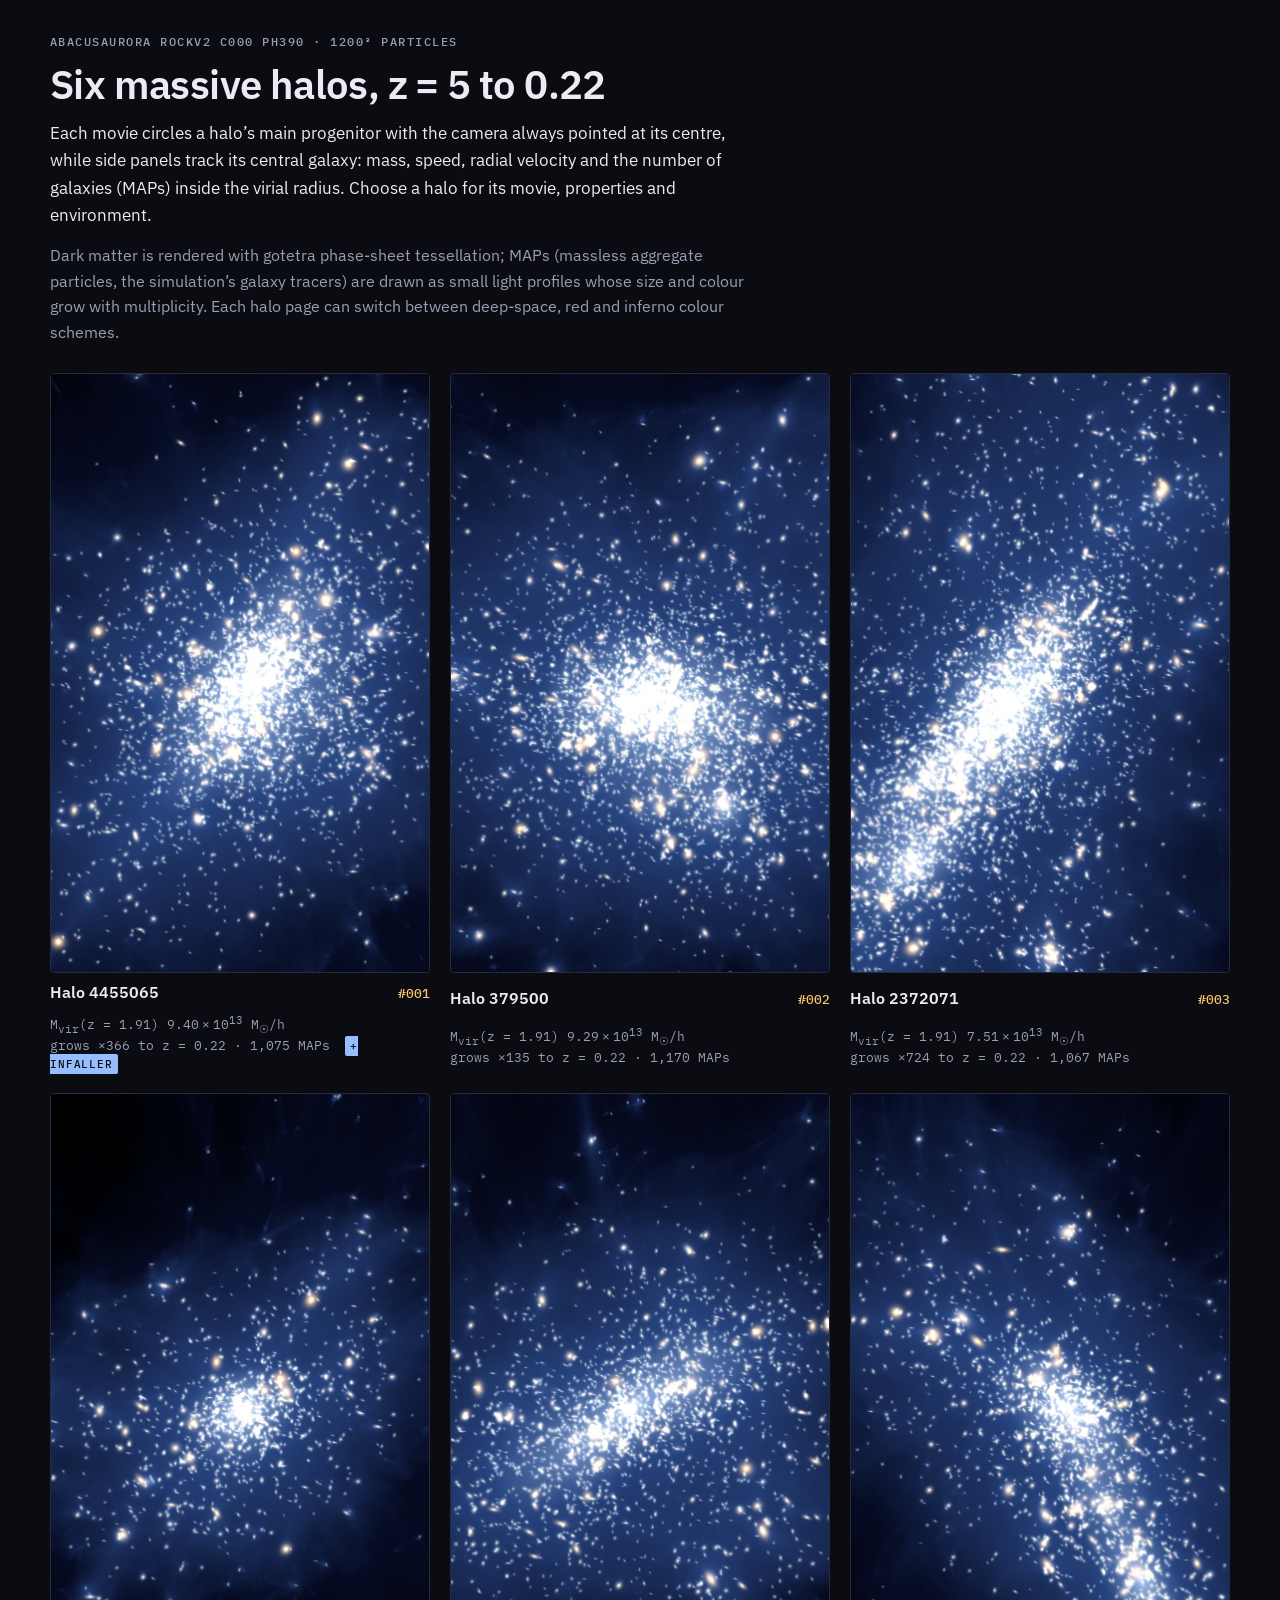
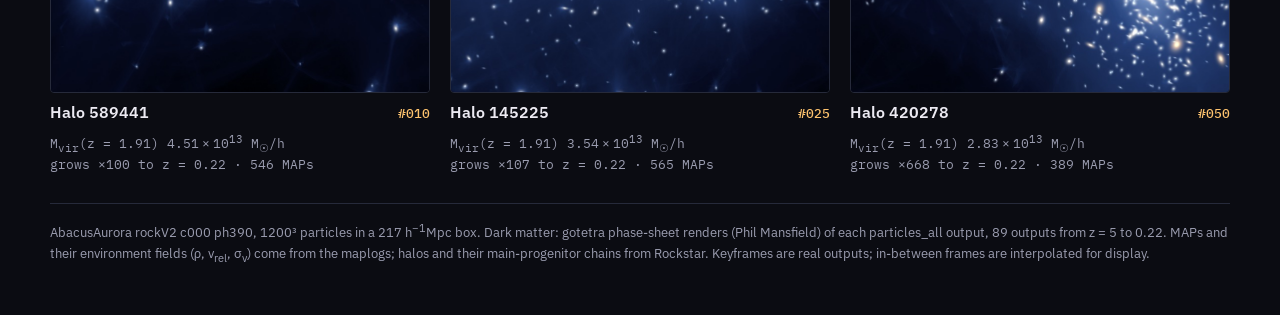
<file: index.html>
<!doctype html>
<html lang="en">
<head>
<meta charset="utf-8">
<meta name="viewport" content="width=device-width, initial-scale=1, viewport-fit=cover">
<title>Aurora n1200 Halos</title>
<meta name="description" content="Orbiting-camera movies of massive halos in AbacusAurora">
<link rel="preconnect" href="https://fonts.googleapis.com">
<link rel="preconnect" href="https://fonts.gstatic.com" crossorigin>
<link rel="stylesheet" href="https://fonts.googleapis.com/css2?family=IBM+Plex+Mono:wght@400;500&family=IBM+Plex+Sans:wght@400;600&display=swap">
<link rel="stylesheet" href="style.css">
</head>
<body>
<div class="wrap">

<header><div class="eyebrow">AbacusAurora rockV2 c000 ph390 &middot; 1200&sup3; particles</div><h1>Six massive halos, z = 5 to 0.22</h1><p class="lede">Each movie circles a halo&rsquo;s main progenitor with the camera always pointed at its centre, while side panels track its central galaxy: mass, speed, radial velocity and the number of galaxies (MAPs) inside the virial radius. Choose a halo for its movie, properties and environment.</p><p>Dark matter is rendered with gotetra phase-sheet tessellation; MAPs (massless aggregate particles, the simulation&rsquo;s galaxy tracers) are drawn as small light profiles whose size and colour grow with multiplicity. Each halo page can switch between deep-space, red and inferno colour schemes.</p></header>
<main class="grid">
<a class="card" href="halos/r001_h4455065.html"><img src="media/r001_h4455065/thumb.jpg" alt="Halo 4455065 at z = 0.22" loading="lazy" width="600" height="600"><div class="t"><span class="id">Halo 4455065</span><span class="rk">#001</span></div><div class="kv">M<sub>vir</sub>(z = 1.91) 9.40&thinsp;&times;&thinsp;10<sup>13</sup> M<sub>&#9737;</sub>/h<br>grows &times;366 to z = 0.22 &middot; 1,075 MAPs &ensp;<span class="tag">+ infaller</span></div></a>
<a class="card" href="halos/r002_h379500.html"><img src="media/r002_h379500/thumb.jpg" alt="Halo 379500 at z = 0.22" loading="lazy" width="600" height="600"><div class="t"><span class="id">Halo 379500</span><span class="rk">#002</span></div><div class="kv">M<sub>vir</sub>(z = 1.91) 9.29&thinsp;&times;&thinsp;10<sup>13</sup> M<sub>&#9737;</sub>/h<br>grows &times;135 to z = 0.22 &middot; 1,170 MAPs</div></a>
<a class="card" href="halos/r003_h2372071.html"><img src="media/r003_h2372071/thumb.jpg" alt="Halo 2372071 at z = 0.22" loading="lazy" width="600" height="600"><div class="t"><span class="id">Halo 2372071</span><span class="rk">#003</span></div><div class="kv">M<sub>vir</sub>(z = 1.91) 7.51&thinsp;&times;&thinsp;10<sup>13</sup> M<sub>&#9737;</sub>/h<br>grows &times;724 to z = 0.22 &middot; 1,067 MAPs</div></a>
<a class="card" href="halos/r010_h589441.html"><img src="media/r010_h589441/thumb.jpg" alt="Halo 589441 at z = 0.22" loading="lazy" width="600" height="600"><div class="t"><span class="id">Halo 589441</span><span class="rk">#010</span></div><div class="kv">M<sub>vir</sub>(z = 1.91) 4.51&thinsp;&times;&thinsp;10<sup>13</sup> M<sub>&#9737;</sub>/h<br>grows &times;100 to z = 0.22 &middot; 546 MAPs</div></a>
<a class="card" href="halos/r025_h145225.html"><img src="media/r025_h145225/thumb.jpg" alt="Halo 145225 at z = 0.22" loading="lazy" width="600" height="600"><div class="t"><span class="id">Halo 145225</span><span class="rk">#025</span></div><div class="kv">M<sub>vir</sub>(z = 1.91) 3.54&thinsp;&times;&thinsp;10<sup>13</sup> M<sub>&#9737;</sub>/h<br>grows &times;107 to z = 0.22 &middot; 565 MAPs</div></a>
<a class="card" href="halos/r050_h420278.html"><img src="media/r050_h420278/thumb.jpg" alt="Halo 420278 at z = 0.22" loading="lazy" width="600" height="600"><div class="t"><span class="id">Halo 420278</span><span class="rk">#050</span></div><div class="kv">M<sub>vir</sub>(z = 1.91) 2.83&thinsp;&times;&thinsp;10<sup>13</sup> M<sub>&#9737;</sub>/h<br>grows &times;668 to z = 0.22 &middot; 389 MAPs</div></a>
</main>
<footer><p>AbacusAurora rockV2 c000 ph390, 1200&sup3; particles in a 217 h<sup>&minus;1</sup>Mpc box. Dark matter: gotetra
phase-sheet renders (Phil Mansfield) of each particles_all output, 89 outputs from z = 5 to 0.22. MAPs and
their environment fields (&rho;, v<sub>rel</sub>, &sigma;<sub>v</sub>) come from the maplogs; halos and their
main-progenitor chains from Rockstar. Keyframes are real outputs; in-between frames are interpolated for
display.</p></footer>
</div>
</body>
</html>
</file>
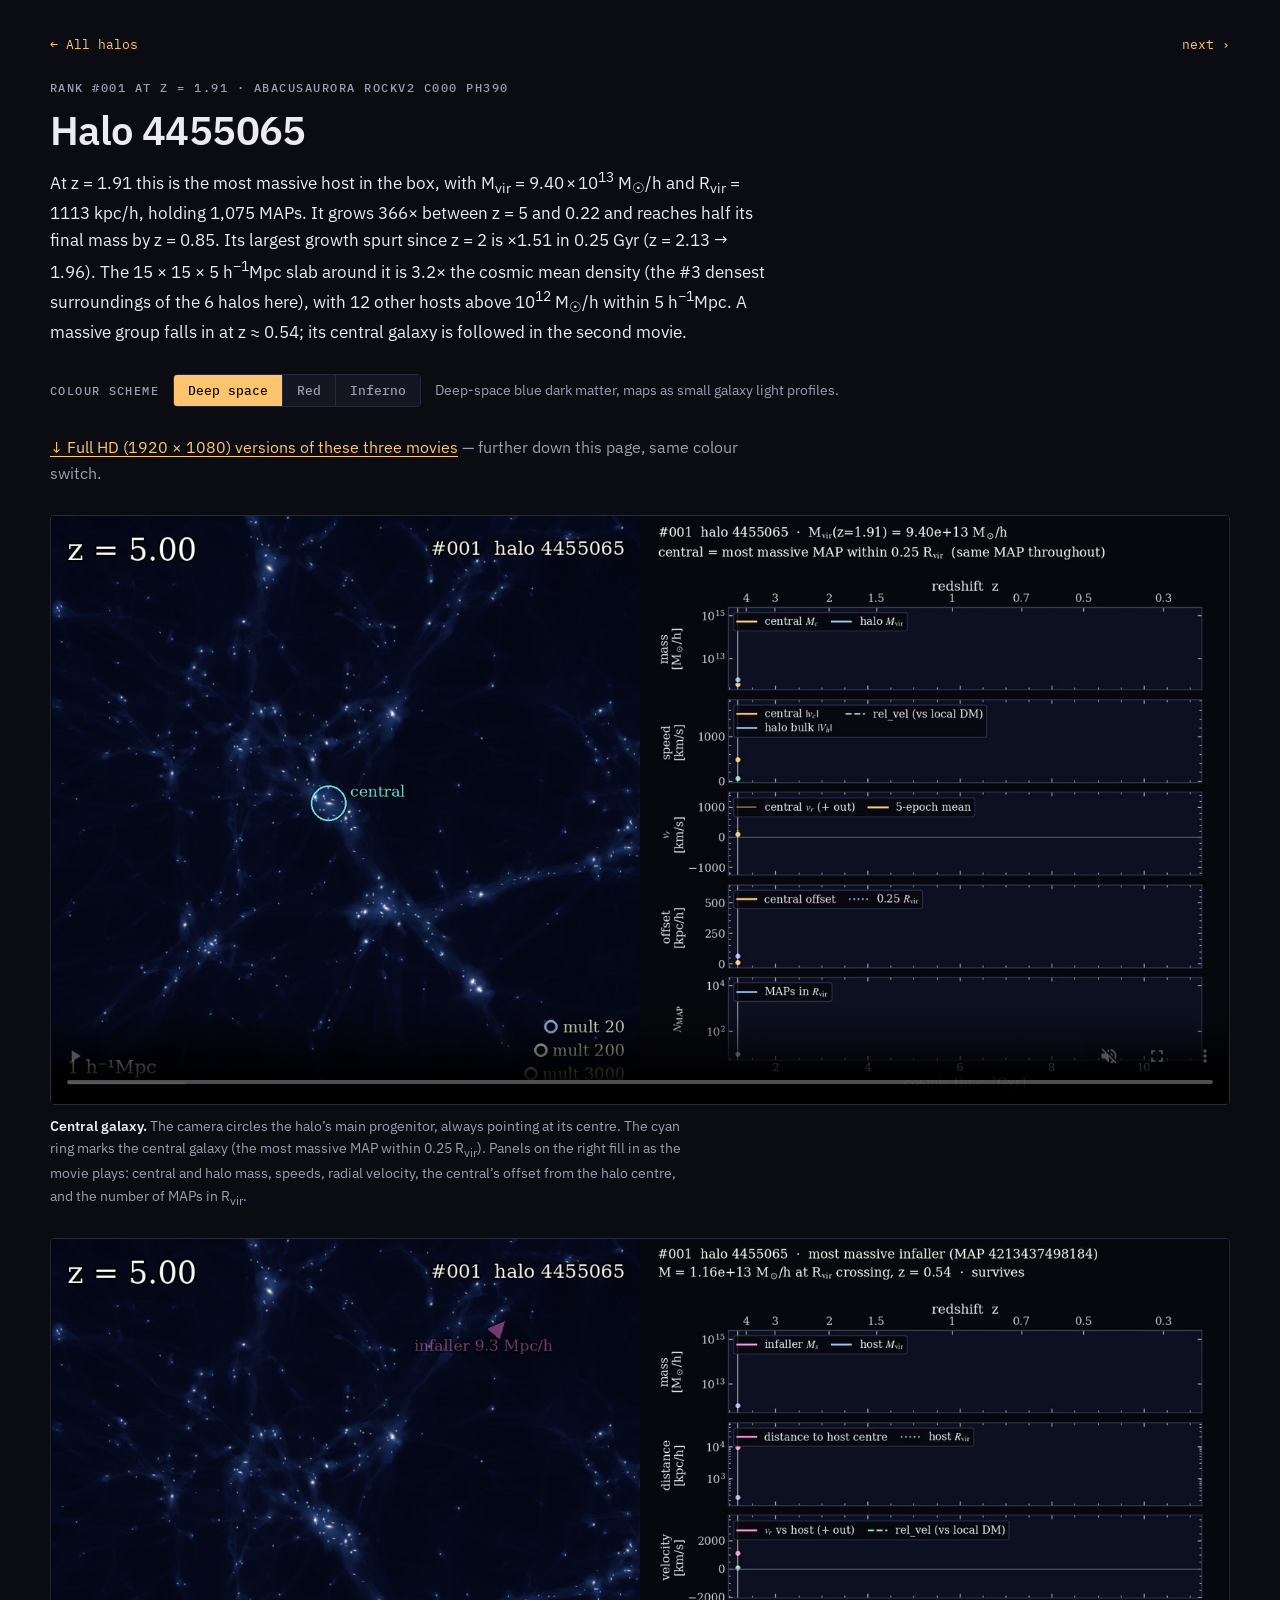
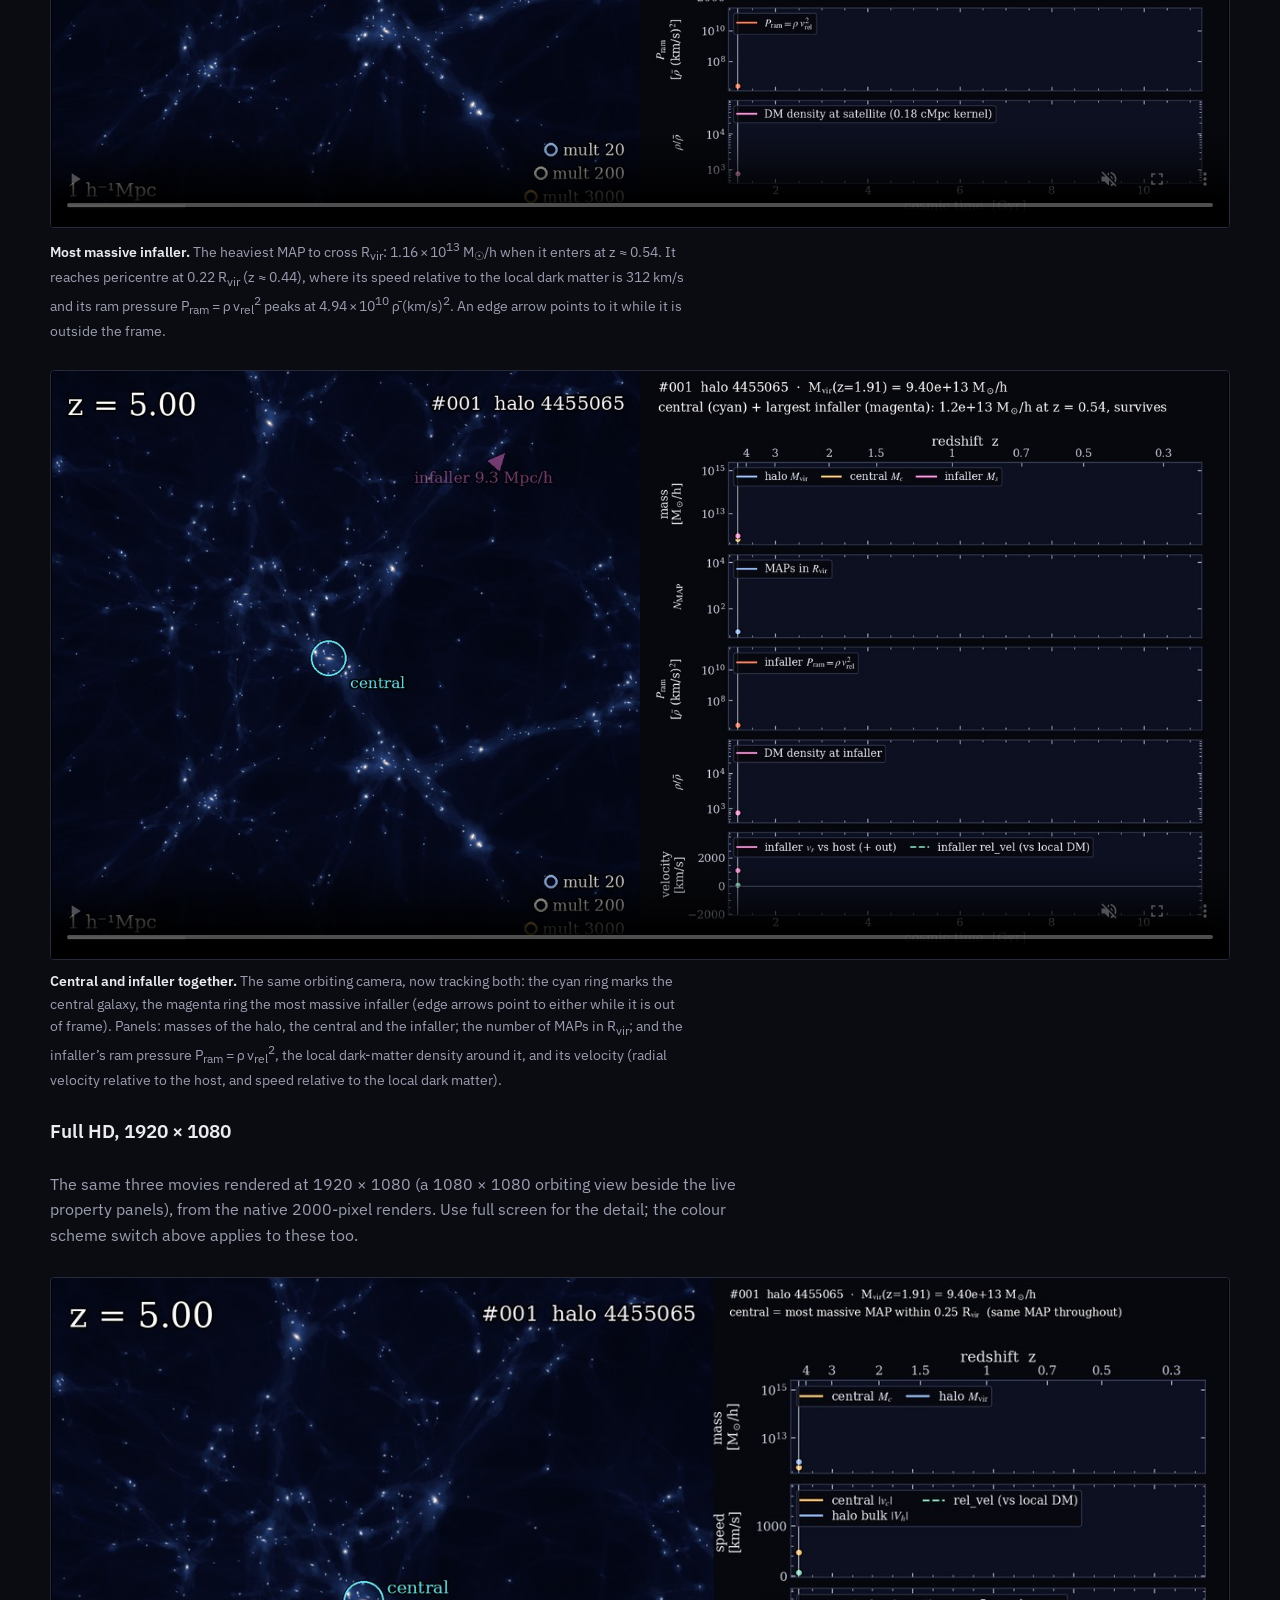
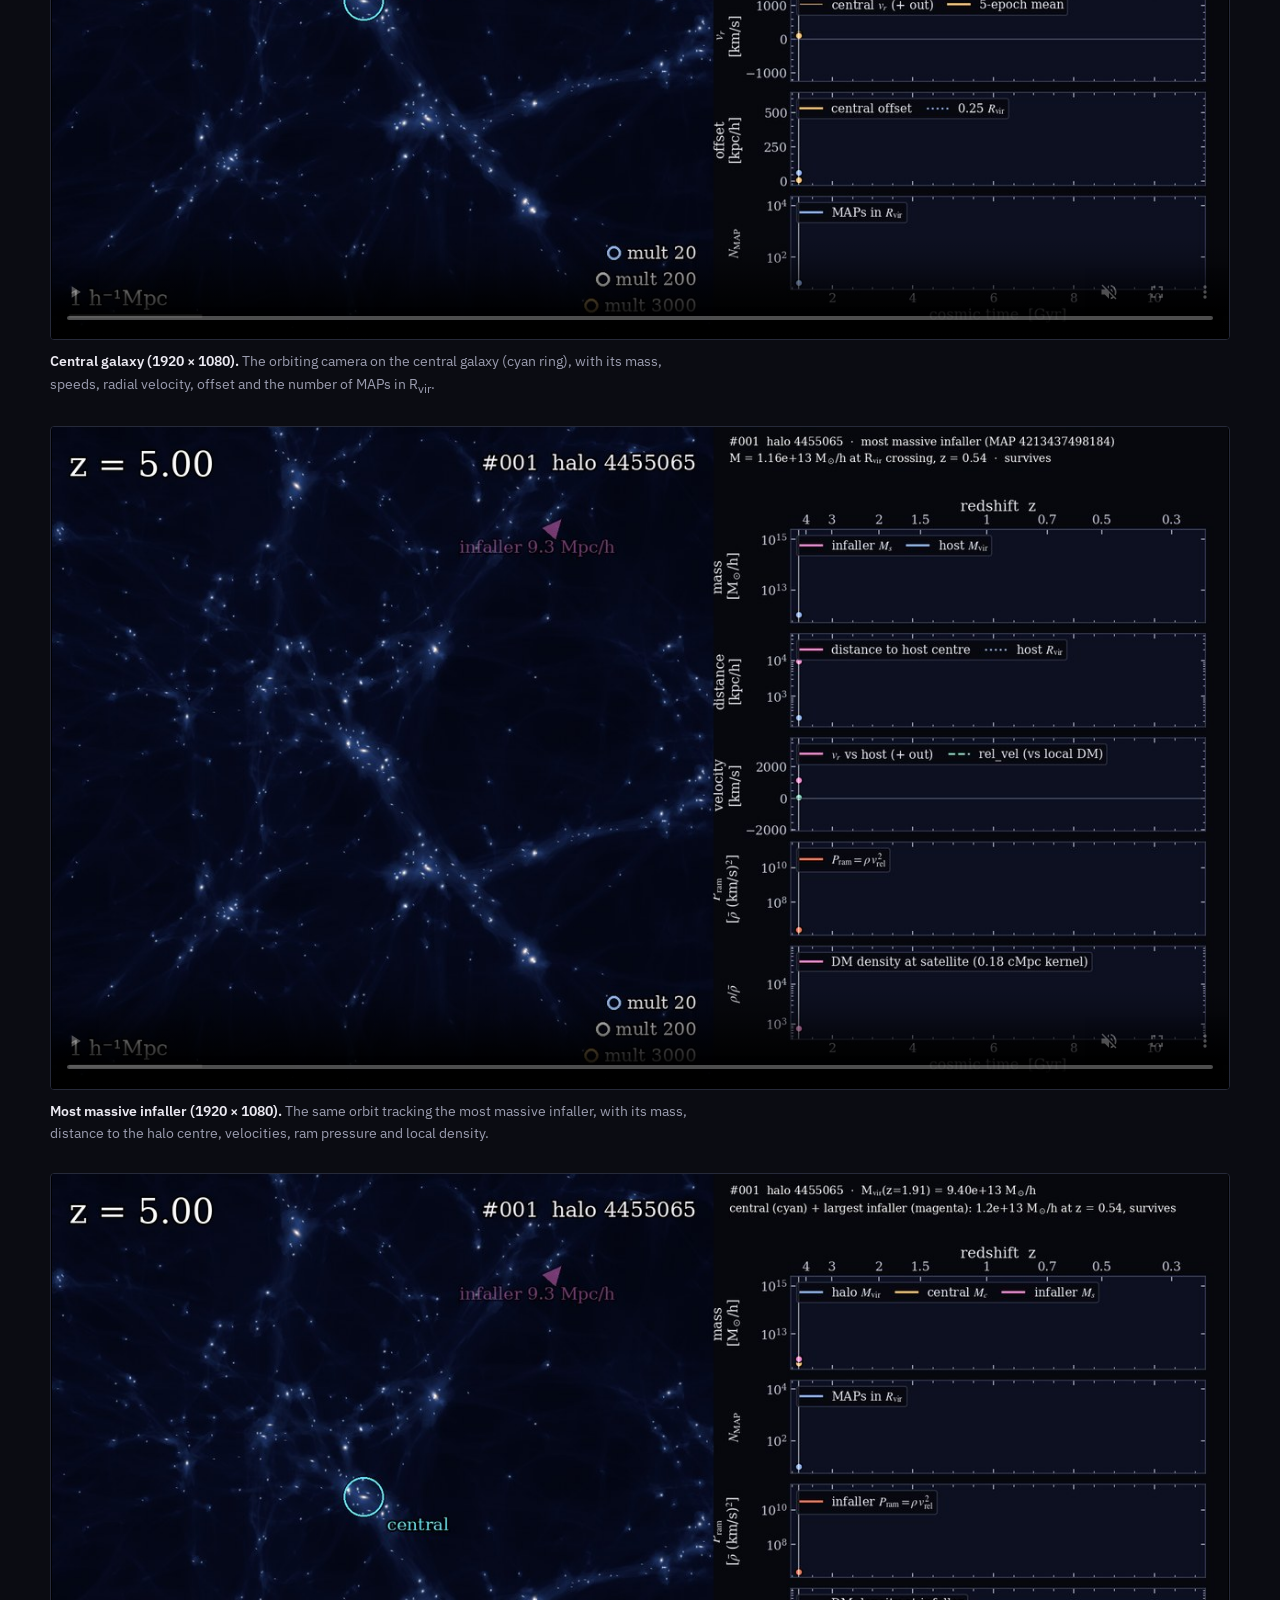
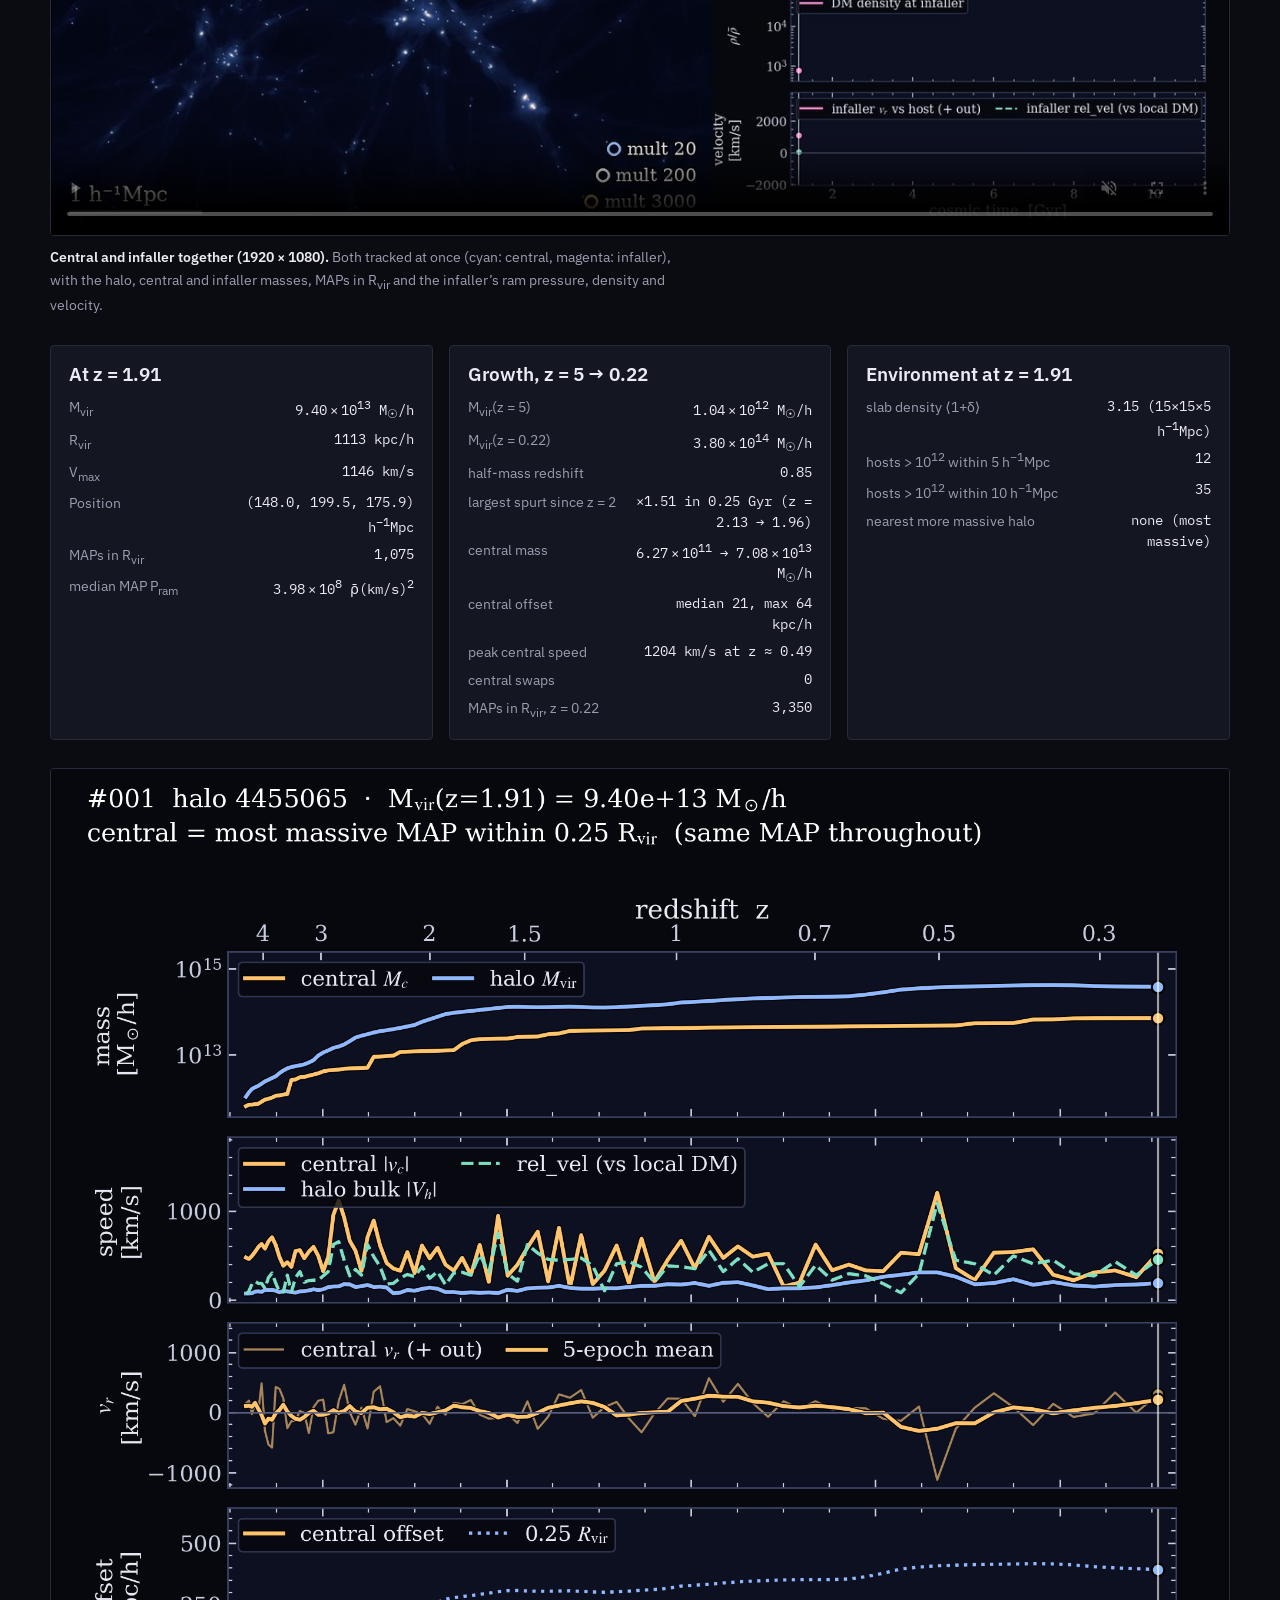
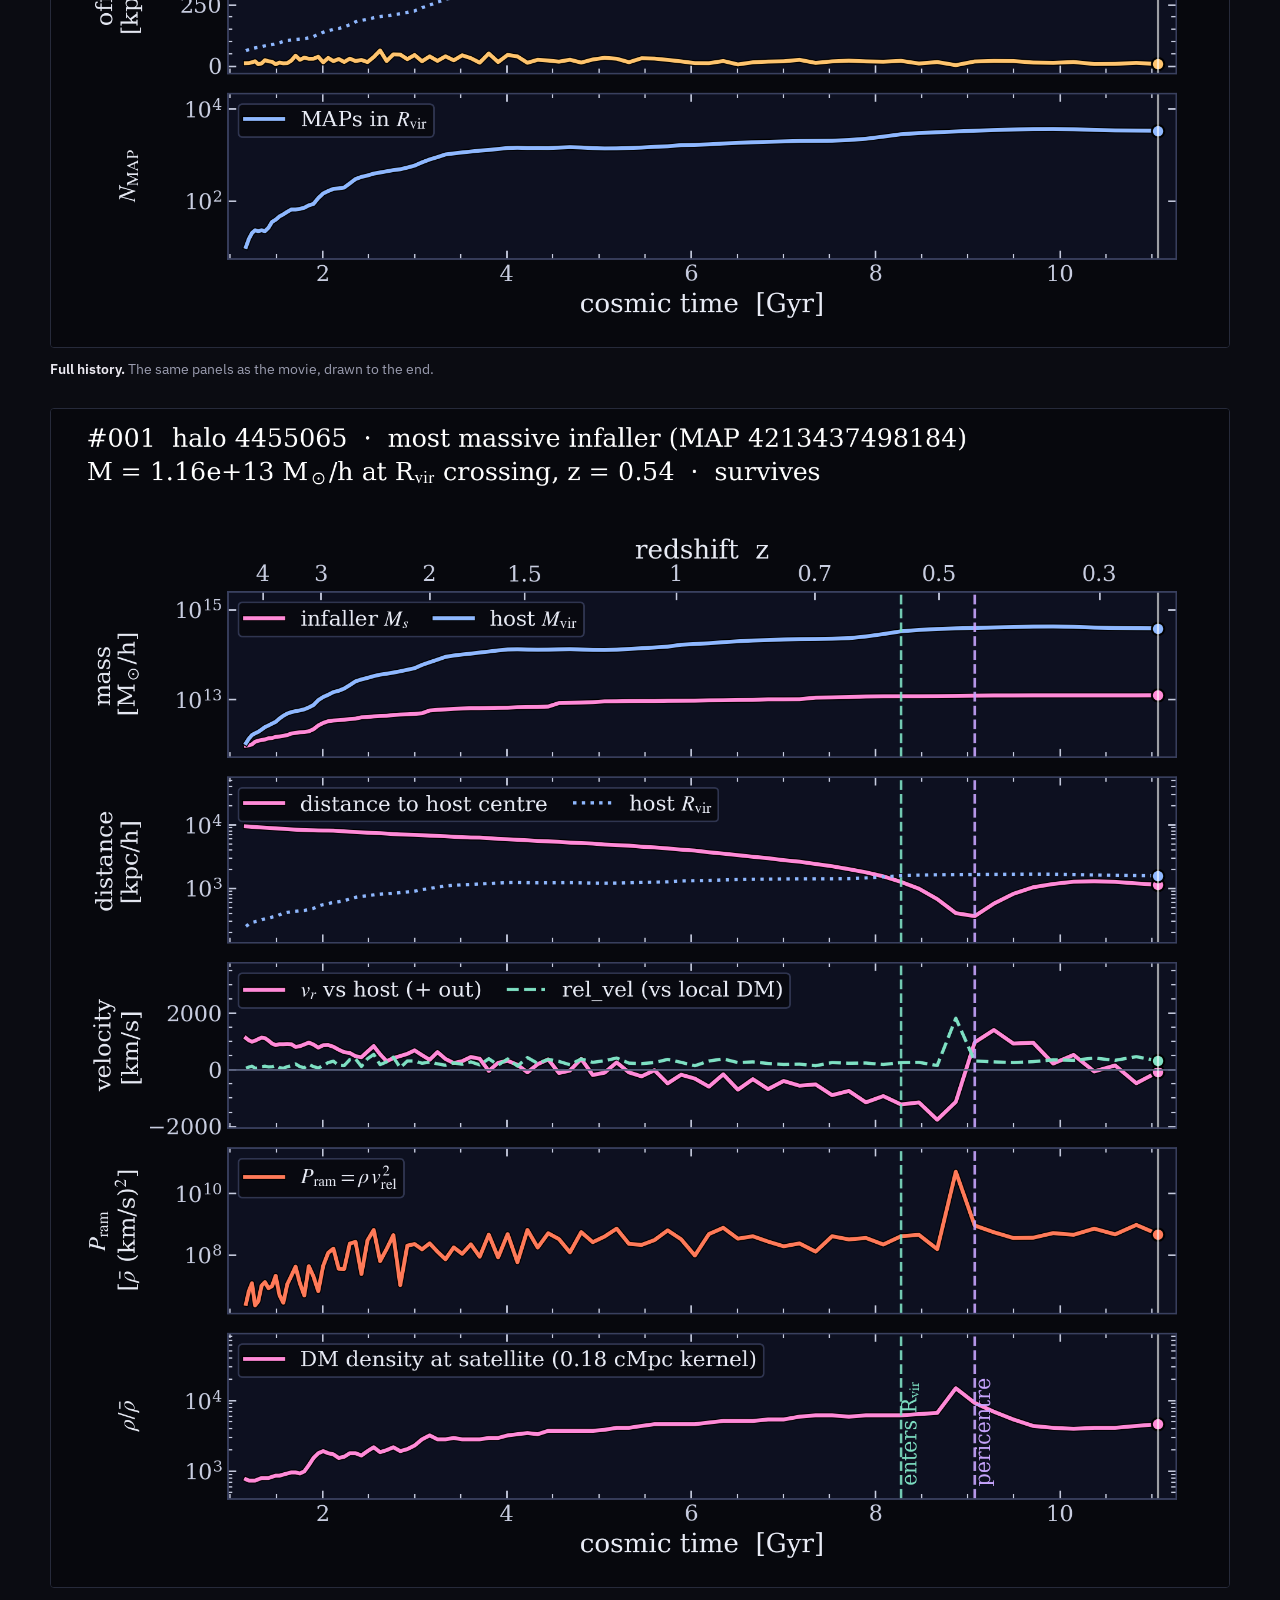
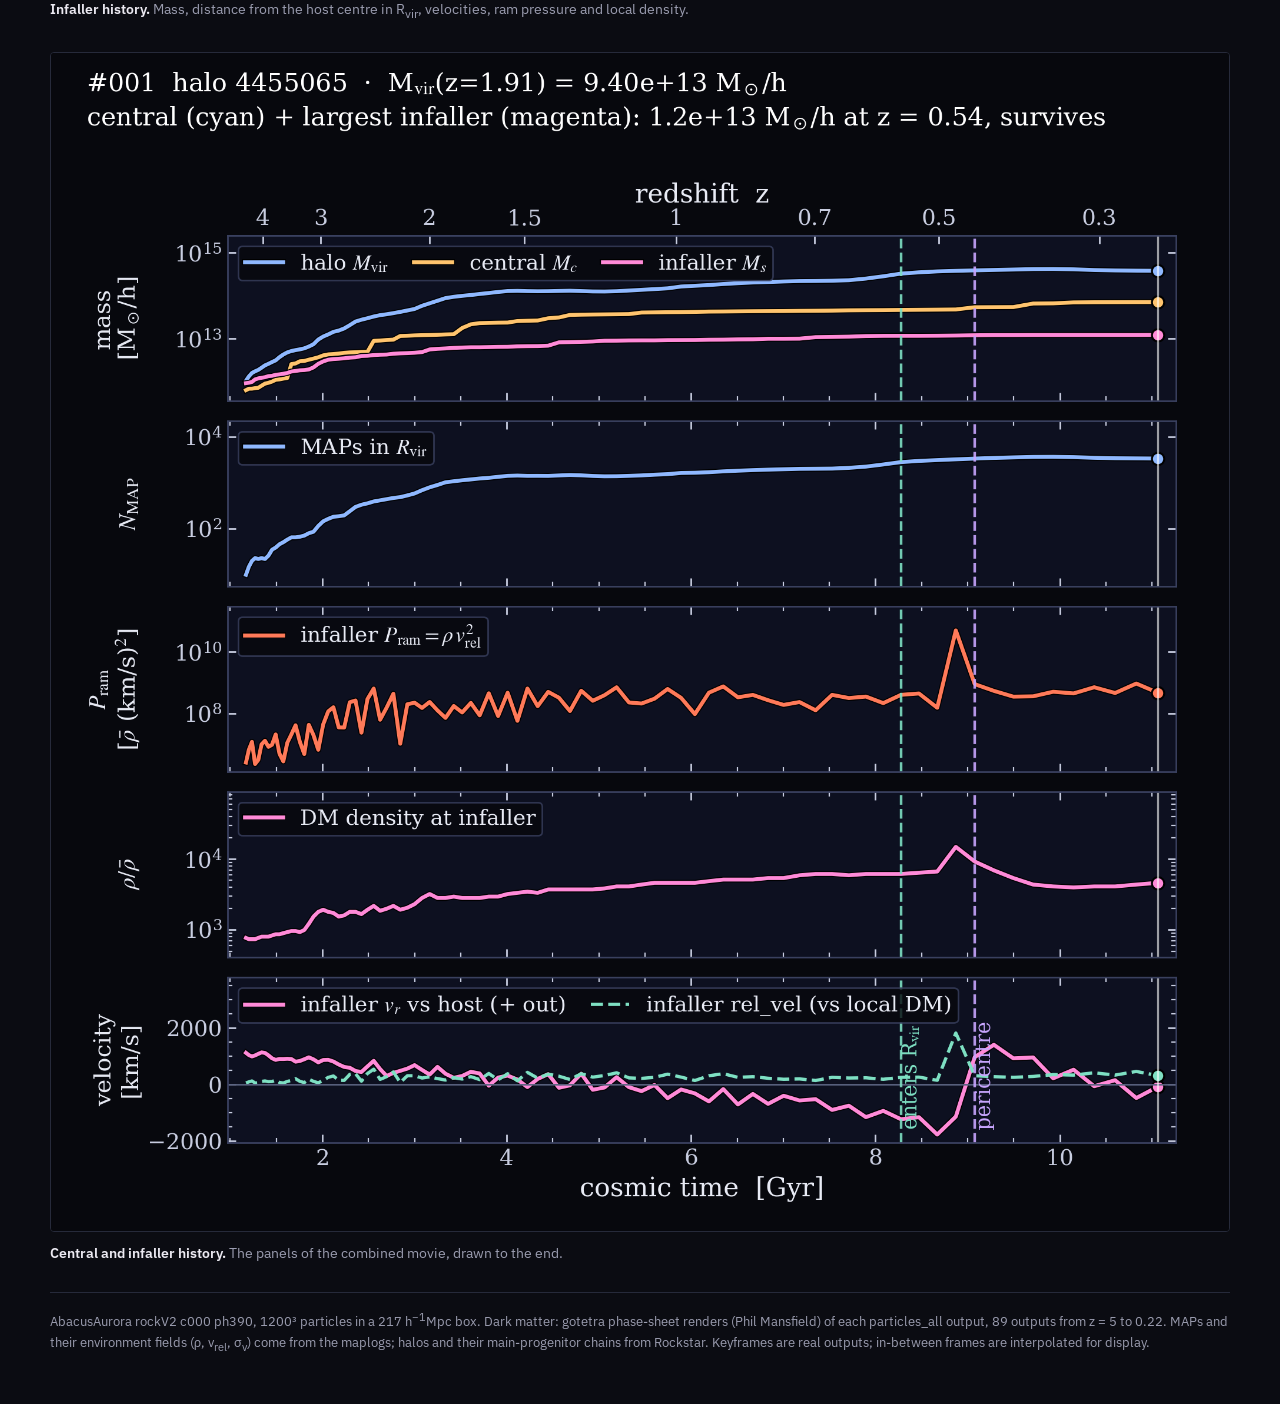
<file: halos/r001_h4455065.html>
<!doctype html>
<html lang="en">
<head>
<meta charset="utf-8">
<meta name="viewport" content="width=device-width, initial-scale=1, viewport-fit=cover">
<title>Halo 4455065 · Aurora n1200</title>
<meta name="description" content="Orbiting-camera movie of halo 4455065, z = 5 to 0.22">
<link rel="preconnect" href="https://fonts.googleapis.com">
<link rel="preconnect" href="https://fonts.gstatic.com" crossorigin>
<link rel="stylesheet" href="https://fonts.googleapis.com/css2?family=IBM+Plex+Mono:wght@400;500&family=IBM+Plex+Sans:wght@400;600&display=swap">
<link rel="stylesheet" href="../style.css">
</head>
<body>
<div class="wrap">

<nav class="top"><a href="../index.html">&larr; All halos</a><span><a href="r002_h379500.html">next &rsaquo;</a></span></nav>
<header><div class="eyebrow">Rank #001 at z = 1.91 &middot; AbacusAurora rockV2 c000 ph390</div><h1>Halo 4455065</h1><p class="lede">At z = 1.91 this is the most massive host in the box, with M<sub>vir</sub> = 9.40&thinsp;&times;&thinsp;10<sup>13</sup> M<sub>&#9737;</sub>/h and R<sub>vir</sub> = 1113 kpc/h, holding 1,075 MAPs. It grows 366&times; between z = 5 and 0.22 and reaches half its final mass by z = 0.85. Its largest growth spurt since z = 2 is &times;1.51 in 0.25 Gyr (z = 2.13 &rarr; 1.96). The 15 &times; 15 &times; 5 h<sup>&minus;1</sup>Mpc slab around it is 3.2&times; the cosmic mean density (the #3 densest surroundings of the 6 halos here), with 12 other hosts above 10<sup>12</sup> M<sub>&#9737;</sub>/h within 5 h<sup>&minus;1</sup>Mpc. A massive group falls in at z &asymp; 0.54; its central galaxy is followed in the second movie.</p></header>
<div class="switch"><span class="lab" id="cs-lab">Colour scheme</span><div class="seg" role="group" aria-labelledby="cs-lab"><button type="button" data-v="deepspace" data-root="../media/" data-suf="" data-how="deep-space blue dark matter, MAPs as small galaxy light profiles" aria-pressed="true">Deep space</button><button type="button" data-v="red" data-root="https://helenshao.github.io/aurora-halos-red/media/" data-suf="_red" data-how="red dark matter, MAPs as small galaxy light profiles" aria-pressed="false">Red</button><button type="button" data-v="inferno" data-root="https://helenshao.github.io/aurora-halos-inferno/media/" data-suf="_inferno" data-how="inferno dark matter, MAPs as soft glows" aria-pressed="false">Inferno</button></div><span class="how" id="cs-how">Deep-space blue dark matter, maps as small galaxy light profiles.</span></div>
<p class="how"><a href="#hd">&darr; Full HD (1920 &times; 1080) versions of these three movies</a> &mdash; further down this page, same colour switch.</p>
<figure><video data-path="r001_h4455065/central" src="../media/r001_h4455065/central.mp4" poster="../media/r001_h4455065/central_poster.jpg" controls muted loop playsinline preload="metadata" aria-label="Central galaxy of halo 4455065, z = 5 to 0.22"></video><figcaption><b>Central galaxy.</b> The camera circles the halo&rsquo;s main progenitor, always pointing at its centre. The cyan ring marks the central galaxy (the most massive MAP within 0.25 R<sub>vir</sub>). Panels on the right fill in as the movie plays: central and halo mass, speeds, radial velocity, the central&rsquo;s offset from the halo centre, and the number of MAPs in R<sub>vir</sub>.</figcaption></figure>
<figure><video data-path="r001_h4455065/infaller" src="../media/r001_h4455065/infaller.mp4" poster="../media/r001_h4455065/infaller_poster.jpg" controls muted loop playsinline preload="metadata" aria-label="Most massive infalling galaxy of halo 4455065"></video><figcaption><b>Most massive infaller.</b> The heaviest MAP to cross R<sub>vir</sub>: 1.16&thinsp;&times;&thinsp;10<sup>13</sup> M<sub>&#9737;</sub>/h when it enters at z &asymp; 0.54. It reaches pericentre at 0.22 R<sub>vir</sub> (z &asymp; 0.44), where its speed relative to the local dark matter is 312 km/s and its ram pressure P<sub>ram</sub> = &rho;&thinsp;v<sub>rel</sub><sup>2</sup> peaks at 4.94&thinsp;&times;&thinsp;10<sup>10</sup> &rho;&#772;&thinsp;(km/s)<sup>2</sup>. An edge arrow points to it while it is outside the frame.</figcaption></figure>
<figure><video data-path="r001_h4455065/central_infaller" src="../media/r001_h4455065/central_infaller.mp4" poster="../media/r001_h4455065/central_infaller_poster.jpg" controls muted loop playsinline preload="metadata" aria-label="Central galaxy and most massive infaller of halo 4455065, tracked together"></video><figcaption><b>Central and infaller together.</b> The same orbiting camera, now tracking both: the cyan ring marks the central galaxy, the magenta ring the most massive infaller (edge arrows point to either while it is out of frame). Panels: masses of the halo, the central and the infaller; the number of MAPs in R<sub>vir</sub>; and the infaller&rsquo;s ram pressure P<sub>ram</sub> = &rho;&thinsp;v<sub>rel</sub><sup>2</sup>, the local dark-matter density around it, and its velocity (radial velocity relative to the host, and speed relative to the local dark matter).</figcaption></figure>
<h2 id="hd">Full HD, 1920 &times; 1080</h2>
<p>The same three movies rendered at 1920 &times; 1080 (a 1080 &times; 1080 orbiting view beside the live property panels), from the native 2000-pixel renders. Use full screen for the detail; the colour scheme switch above applies to these too.</p>
<figure><video data-path="r001_h4455065/central_hd" src="../media/r001_h4455065/central_hd.mp4" poster="../media/r001_h4455065/central_hd_poster.jpg" style="aspect-ratio: 16 / 9" controls muted loop playsinline preload="metadata" aria-label="Central galaxy, halo 4455065, 1920 by 1080"></video><figcaption><b>Central galaxy (1920 &times; 1080).</b> The orbiting camera on the central galaxy (cyan ring), with its mass, speeds, radial velocity, offset and the number of MAPs in R<sub>vir</sub>.</figcaption></figure>
<figure><video data-path="r001_h4455065/infaller_hd" src="../media/r001_h4455065/infaller_hd.mp4" poster="../media/r001_h4455065/infaller_hd_poster.jpg" style="aspect-ratio: 16 / 9" controls muted loop playsinline preload="metadata" aria-label="Most massive infaller, halo 4455065, 1920 by 1080"></video><figcaption><b>Most massive infaller (1920 &times; 1080).</b> The same orbit tracking the most massive infaller, with its mass, distance to the halo centre, velocities, ram pressure and local density.</figcaption></figure>
<figure><video data-path="r001_h4455065/central_infaller_hd" src="../media/r001_h4455065/central_infaller_hd.mp4" poster="../media/r001_h4455065/central_infaller_hd_poster.jpg" style="aspect-ratio: 16 / 9" controls muted loop playsinline preload="metadata" aria-label="Central and infaller together, halo 4455065, 1920 by 1080"></video><figcaption><b>Central and infaller together (1920 &times; 1080).</b> Both tracked at once (cyan: central, magenta: infaller), with the halo, central and infaller masses, MAPs in R<sub>vir</sub> and the infaller&rsquo;s ram pressure, density and velocity.</figcaption></figure>
<div class="facts">
<section><h2>At z = 1.91</h2><dl><dt>M<sub>vir</sub></dt><dd>9.40&thinsp;&times;&thinsp;10<sup>13</sup> M<sub>&#9737;</sub>/h</dd><dt>R<sub>vir</sub></dt><dd>1113 kpc/h</dd><dt>V<sub>max</sub></dt><dd>1146 km/s</dd><dt>Position</dt><dd>(148.0, 199.5, 175.9) h<sup>&minus;1</sup>Mpc</dd><dt>MAPs in R<sub>vir</sub></dt><dd>1,075</dd><dt>median MAP P<sub>ram</sub></dt><dd>3.98&thinsp;&times;&thinsp;10<sup>8</sup> &rho;&#772;(km/s)<sup>2</sup></dd></dl></section>
<section><h2>Growth, z = 5 &rarr; 0.22</h2><dl><dt>M<sub>vir</sub>(z = 5)</dt><dd>1.04&thinsp;&times;&thinsp;10<sup>12</sup> M<sub>&#9737;</sub>/h</dd><dt>M<sub>vir</sub>(z = 0.22)</dt><dd>3.80&thinsp;&times;&thinsp;10<sup>14</sup> M<sub>&#9737;</sub>/h</dd><dt>half-mass redshift</dt><dd>0.85</dd><dt>largest spurt since z = 2</dt><dd>&times;1.51 in 0.25 Gyr (z = 2.13 &rarr; 1.96)</dd><dt>central mass</dt><dd>6.27&thinsp;&times;&thinsp;10<sup>11</sup> &rarr; 7.08&thinsp;&times;&thinsp;10<sup>13</sup> M<sub>&#9737;</sub>/h</dd><dt>central offset</dt><dd>median 21, max 64 kpc/h</dd><dt>peak central speed</dt><dd>1204 km/s at z &asymp; 0.49</dd><dt>central swaps</dt><dd>0</dd><dt>MAPs in R<sub>vir</sub>, z = 0.22</dt><dd>3,350</dd></dl></section>
<section><h2>Environment at z = 1.91</h2><dl><dt>slab density &lang;1+&delta;&rang;</dt><dd>3.15 (15&times;15&times;5 h<sup>&minus;1</sup>Mpc)</dd><dt>hosts &gt; 10<sup>12</sup> within 5 h<sup>&minus;1</sup>Mpc</dt><dd>12</dd><dt>hosts &gt; 10<sup>12</sup> within 10 h<sup>&minus;1</sup>Mpc</dt><dd>35</dd><dt>nearest more massive halo</dt><dd>none (most massive)</dd></dl></section>
</div>
<figure class="plot"><img src="../media/r001_h4455065/central_history.png" loading="lazy" alt="Full history of the central galaxy and halo 4455065 from z = 5 to 0.22"><figcaption><b>Full history.</b> The same panels as the movie, drawn to the end.</figcaption></figure>
<figure class="plot"><img src="../media/r001_h4455065/infaller_history.png" loading="lazy" alt="Full history of the most massive infaller in halo 4455065"><figcaption><b>Infaller history.</b> Mass, distance from the host centre in R<sub>vir</sub>, velocities, ram pressure and local density.</figcaption></figure>
<figure class="plot"><img src="../media/r001_h4455065/central_infaller_history.png" loading="lazy" alt="Full history of the central galaxy and the most massive infaller of halo 4455065"><figcaption><b>Central and infaller history.</b> The panels of the combined movie, drawn to the end.</figcaption></figure>
<script>
(function () {
  var KEY = 'aurora-halo-colour';
  var btns = Array.prototype.slice.call(document.querySelectorAll('.seg button'));
  var vids = Array.prototype.slice.call(document.querySelectorAll('video[data-path]'));
  var how = document.getElementById('cs-how');
  function apply(b, remember) {
    if (b.getAttribute('aria-pressed') === 'true' && !remember) { return; }
    btns.forEach(function (x) { x.setAttribute('aria-pressed', String(x === b)); });
    var h = b.dataset.how; how.textContent = h.charAt(0).toUpperCase() + h.slice(1) + '.';
    vids.forEach(function (v) {
      var stem = b.dataset.root + v.dataset.path + b.dataset.suf;
      var src = stem + '.mp4';
      if (v.getAttribute('src') === src) { return; }
      var t = v.currentTime, playing = !v.paused;
      v.poster = stem + '_poster.jpg';
      v.src = src;
      v.addEventListener('loadedmetadata', function () {
        try { v.currentTime = Math.min(t, v.duration || t); } catch (e) {}
        if (playing) { v.play().catch(function () {}); }
      }, { once: true });
    });
    try { localStorage.setItem(KEY, b.dataset.v); } catch (e) {}
  }
  btns.forEach(function (b) { b.addEventListener('click', function () { apply(b, false); }); });
  var saved = null;
  try { saved = localStorage.getItem(KEY); } catch (e) {}
  var sb = btns.filter(function (b) { return b.dataset.v === saved; })[0];
  if (sb && sb !== btns[0]) { apply(sb, true); }
})();
</script>
<footer><p>AbacusAurora rockV2 c000 ph390, 1200&sup3; particles in a 217 h<sup>&minus;1</sup>Mpc box. Dark matter: gotetra
phase-sheet renders (Phil Mansfield) of each particles_all output, 89 outputs from z = 5 to 0.22. MAPs and
their environment fields (&rho;, v<sub>rel</sub>, &sigma;<sub>v</sub>) come from the maplogs; halos and their
main-progenitor chains from Rockstar. Keyframes are real outputs; in-between frames are interpolated for
display.</p></footer>
</div>
</body>
</html>
</file>
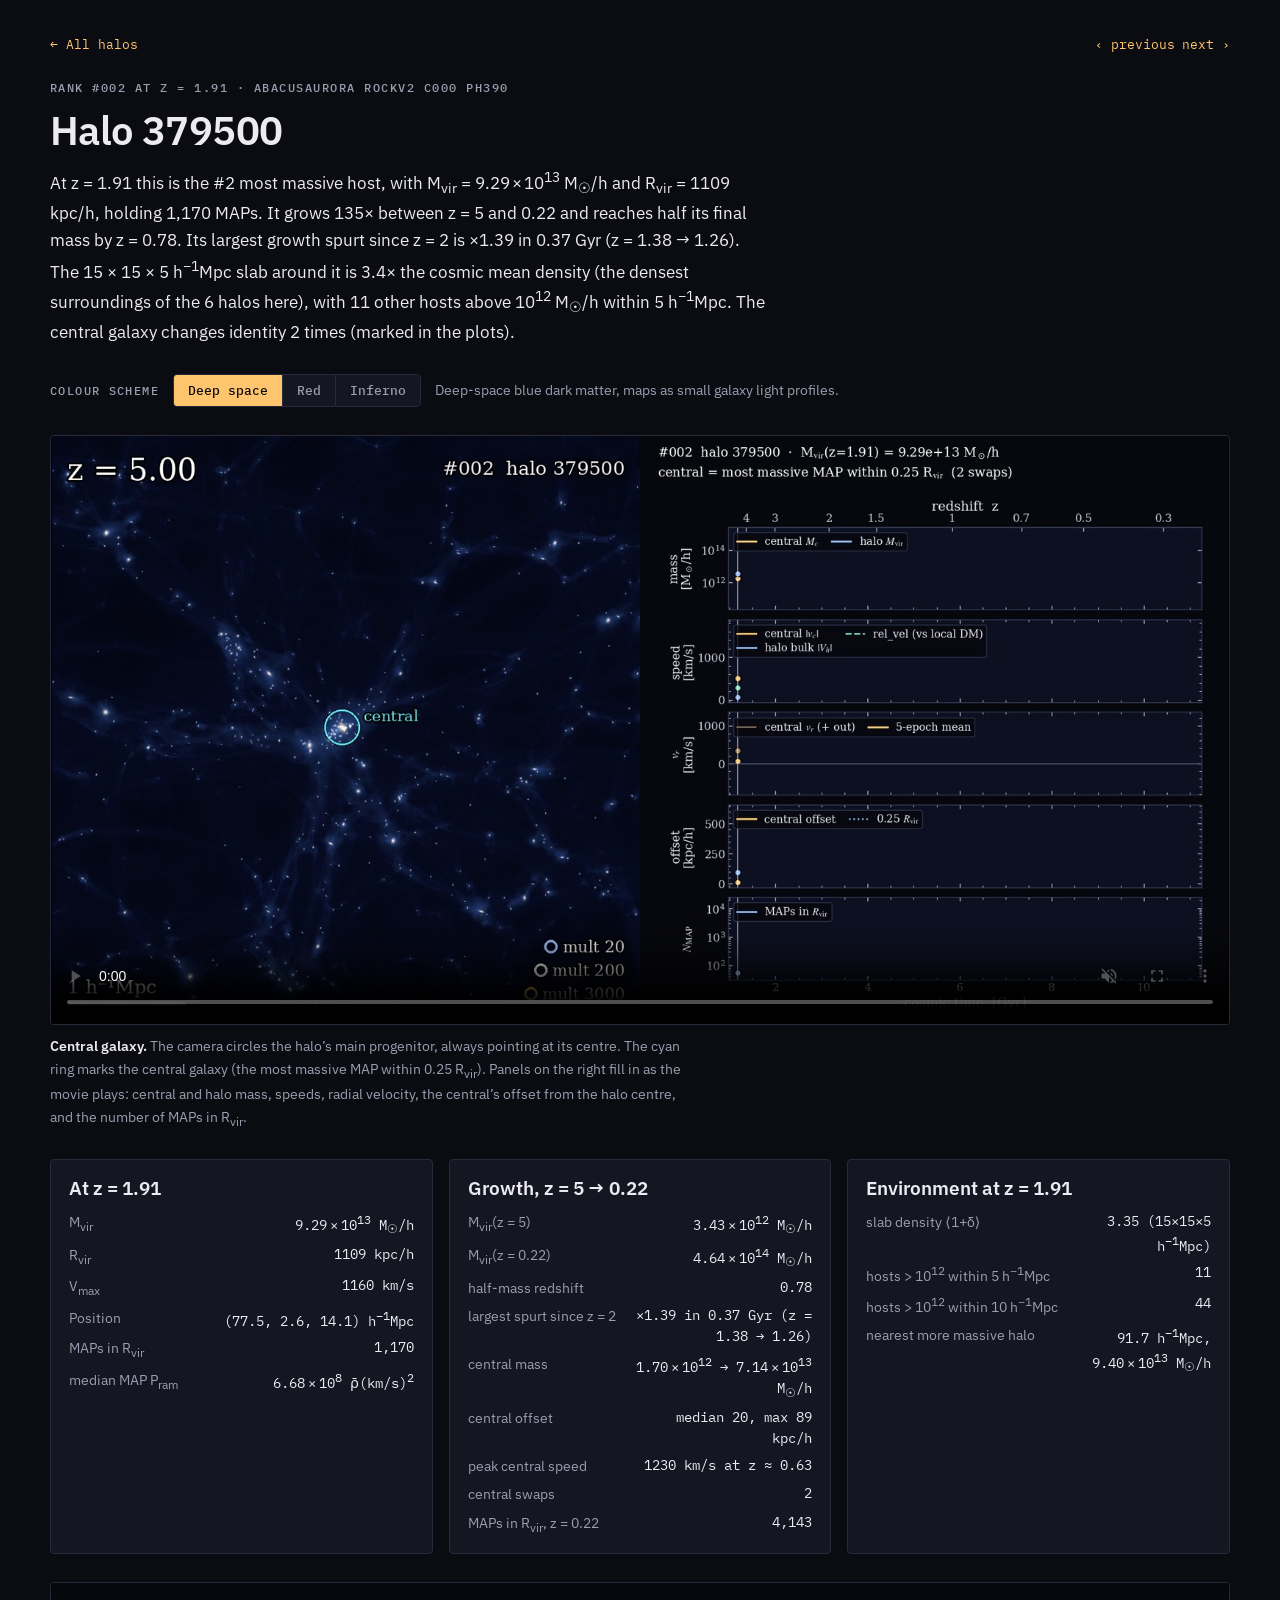
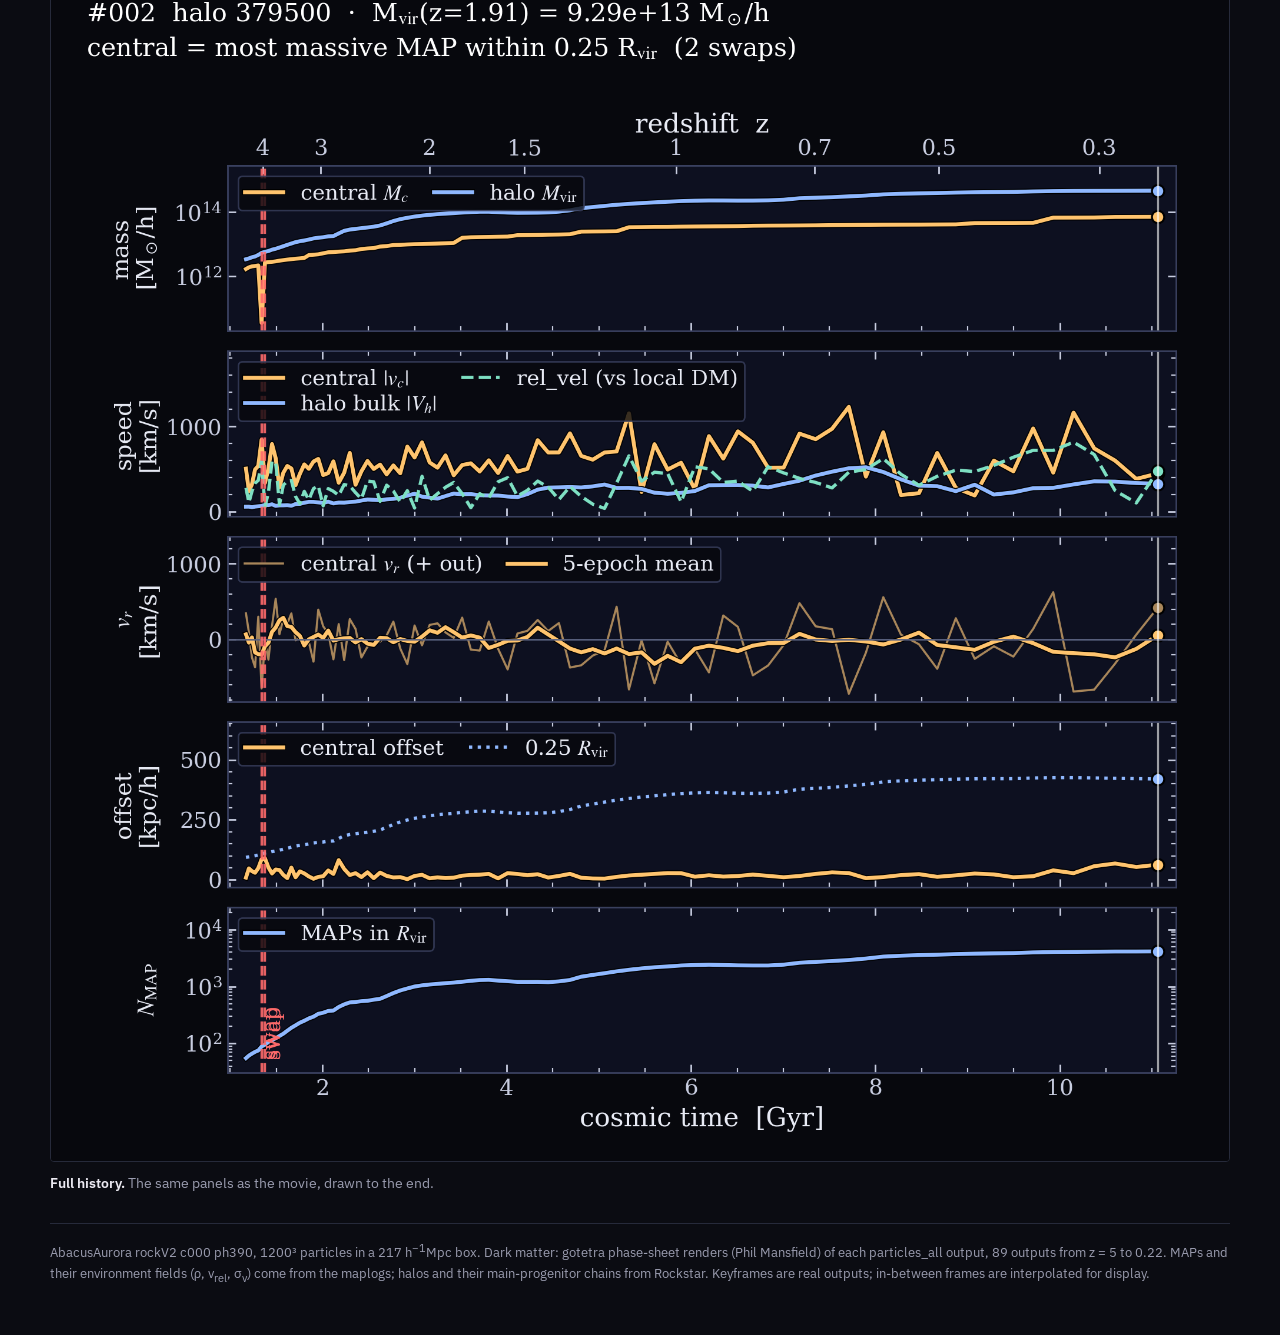
<file: halos/r002_h379500.html>
<!doctype html>
<html lang="en">
<head>
<meta charset="utf-8">
<meta name="viewport" content="width=device-width, initial-scale=1, viewport-fit=cover">
<title>Halo 379500 · Aurora n1200</title>
<meta name="description" content="Orbiting-camera movie of halo 379500, z = 5 to 0.22">
<link rel="preconnect" href="https://fonts.googleapis.com">
<link rel="preconnect" href="https://fonts.gstatic.com" crossorigin>
<link rel="stylesheet" href="https://fonts.googleapis.com/css2?family=IBM+Plex+Mono:wght@400;500&family=IBM+Plex+Sans:wght@400;600&display=swap">
<link rel="stylesheet" href="../style.css">
</head>
<body>
<div class="wrap">

<nav class="top"><a href="../index.html">&larr; All halos</a><span><a href="r001_h4455065.html">&lsaquo; previous</a>&ensp;<a href="r003_h2372071.html">next &rsaquo;</a></span></nav>
<header><div class="eyebrow">Rank #002 at z = 1.91 &middot; AbacusAurora rockV2 c000 ph390</div><h1>Halo 379500</h1><p class="lede">At z = 1.91 this is the #2 most massive host, with M<sub>vir</sub> = 9.29&thinsp;&times;&thinsp;10<sup>13</sup> M<sub>&#9737;</sub>/h and R<sub>vir</sub> = 1109 kpc/h, holding 1,170 MAPs. It grows 135&times; between z = 5 and 0.22 and reaches half its final mass by z = 0.78. Its largest growth spurt since z = 2 is &times;1.39 in 0.37 Gyr (z = 1.38 &rarr; 1.26). The 15 &times; 15 &times; 5 h<sup>&minus;1</sup>Mpc slab around it is 3.4&times; the cosmic mean density (the densest surroundings of the 6 halos here), with 11 other hosts above 10<sup>12</sup> M<sub>&#9737;</sub>/h within 5 h<sup>&minus;1</sup>Mpc. The central galaxy changes identity 2 times (marked in the plots).</p></header>
<div class="switch"><span class="lab" id="cs-lab">Colour scheme</span><div class="seg" role="group" aria-labelledby="cs-lab"><button type="button" data-v="deepspace" data-root="../media/" data-suf="" data-how="deep-space blue dark matter, MAPs as small galaxy light profiles" aria-pressed="true">Deep space</button><button type="button" data-v="red" data-root="https://helenshao.github.io/aurora-halos-red/media/" data-suf="_red" data-how="red dark matter, MAPs as small galaxy light profiles" aria-pressed="false">Red</button><button type="button" data-v="inferno" data-root="https://helenshao.github.io/aurora-halos-inferno/media/" data-suf="_inferno" data-how="inferno dark matter, MAPs as soft glows" aria-pressed="false">Inferno</button></div><span class="how" id="cs-how">Deep-space blue dark matter, maps as small galaxy light profiles.</span></div>
<figure><video data-path="r002_h379500/central" src="../media/r002_h379500/central.mp4" poster="../media/r002_h379500/central_poster.jpg" controls muted loop playsinline preload="metadata" aria-label="Central galaxy of halo 379500, z = 5 to 0.22"></video><figcaption><b>Central galaxy.</b> The camera circles the halo&rsquo;s main progenitor, always pointing at its centre. The cyan ring marks the central galaxy (the most massive MAP within 0.25 R<sub>vir</sub>). Panels on the right fill in as the movie plays: central and halo mass, speeds, radial velocity, the central&rsquo;s offset from the halo centre, and the number of MAPs in R<sub>vir</sub>.</figcaption></figure>
<div class="facts">
<section><h2>At z = 1.91</h2><dl><dt>M<sub>vir</sub></dt><dd>9.29&thinsp;&times;&thinsp;10<sup>13</sup> M<sub>&#9737;</sub>/h</dd><dt>R<sub>vir</sub></dt><dd>1109 kpc/h</dd><dt>V<sub>max</sub></dt><dd>1160 km/s</dd><dt>Position</dt><dd>(77.5, 2.6, 14.1) h<sup>&minus;1</sup>Mpc</dd><dt>MAPs in R<sub>vir</sub></dt><dd>1,170</dd><dt>median MAP P<sub>ram</sub></dt><dd>6.68&thinsp;&times;&thinsp;10<sup>8</sup> &rho;&#772;(km/s)<sup>2</sup></dd></dl></section>
<section><h2>Growth, z = 5 &rarr; 0.22</h2><dl><dt>M<sub>vir</sub>(z = 5)</dt><dd>3.43&thinsp;&times;&thinsp;10<sup>12</sup> M<sub>&#9737;</sub>/h</dd><dt>M<sub>vir</sub>(z = 0.22)</dt><dd>4.64&thinsp;&times;&thinsp;10<sup>14</sup> M<sub>&#9737;</sub>/h</dd><dt>half-mass redshift</dt><dd>0.78</dd><dt>largest spurt since z = 2</dt><dd>&times;1.39 in 0.37 Gyr (z = 1.38 &rarr; 1.26)</dd><dt>central mass</dt><dd>1.70&thinsp;&times;&thinsp;10<sup>12</sup> &rarr; 7.14&thinsp;&times;&thinsp;10<sup>13</sup> M<sub>&#9737;</sub>/h</dd><dt>central offset</dt><dd>median 20, max 89 kpc/h</dd><dt>peak central speed</dt><dd>1230 km/s at z &asymp; 0.63</dd><dt>central swaps</dt><dd>2</dd><dt>MAPs in R<sub>vir</sub>, z = 0.22</dt><dd>4,143</dd></dl></section>
<section><h2>Environment at z = 1.91</h2><dl><dt>slab density &lang;1+&delta;&rang;</dt><dd>3.35 (15&times;15&times;5 h<sup>&minus;1</sup>Mpc)</dd><dt>hosts &gt; 10<sup>12</sup> within 5 h<sup>&minus;1</sup>Mpc</dt><dd>11</dd><dt>hosts &gt; 10<sup>12</sup> within 10 h<sup>&minus;1</sup>Mpc</dt><dd>44</dd><dt>nearest more massive halo</dt><dd>91.7 h<sup>&minus;1</sup>Mpc, 9.40&thinsp;&times;&thinsp;10<sup>13</sup> M<sub>&#9737;</sub>/h</dd></dl></section>
</div>
<figure class="plot"><img src="../media/r002_h379500/central_history.png" loading="lazy" alt="Full history of the central galaxy and halo 379500 from z = 5 to 0.22"><figcaption><b>Full history.</b> The same panels as the movie, drawn to the end.</figcaption></figure>
<script>
(function () {
  var KEY = 'aurora-halo-colour';
  var btns = Array.prototype.slice.call(document.querySelectorAll('.seg button'));
  var vids = Array.prototype.slice.call(document.querySelectorAll('video[data-path]'));
  var how = document.getElementById('cs-how');
  function apply(b, remember) {
    if (b.getAttribute('aria-pressed') === 'true' && !remember) { return; }
    btns.forEach(function (x) { x.setAttribute('aria-pressed', String(x === b)); });
    var h = b.dataset.how; how.textContent = h.charAt(0).toUpperCase() + h.slice(1) + '.';
    vids.forEach(function (v) {
      var stem = b.dataset.root + v.dataset.path + b.dataset.suf;
      var src = stem + '.mp4';
      if (v.getAttribute('src') === src) { return; }
      var t = v.currentTime, playing = !v.paused;
      v.poster = stem + '_poster.jpg';
      v.src = src;
      v.addEventListener('loadedmetadata', function () {
        try { v.currentTime = Math.min(t, v.duration || t); } catch (e) {}
        if (playing) { v.play().catch(function () {}); }
      }, { once: true });
    });
    try { localStorage.setItem(KEY, b.dataset.v); } catch (e) {}
  }
  btns.forEach(function (b) { b.addEventListener('click', function () { apply(b, false); }); });
  var saved = null;
  try { saved = localStorage.getItem(KEY); } catch (e) {}
  var sb = btns.filter(function (b) { return b.dataset.v === saved; })[0];
  if (sb && sb !== btns[0]) { apply(sb, true); }
})();
</script>
<footer><p>AbacusAurora rockV2 c000 ph390, 1200&sup3; particles in a 217 h<sup>&minus;1</sup>Mpc box. Dark matter: gotetra
phase-sheet renders (Phil Mansfield) of each particles_all output, 89 outputs from z = 5 to 0.22. MAPs and
their environment fields (&rho;, v<sub>rel</sub>, &sigma;<sub>v</sub>) come from the maplogs; halos and their
main-progenitor chains from Rockstar. Keyframes are real outputs; in-between frames are interpolated for
display.</p></footer>
</div>
</body>
</html>
</file>
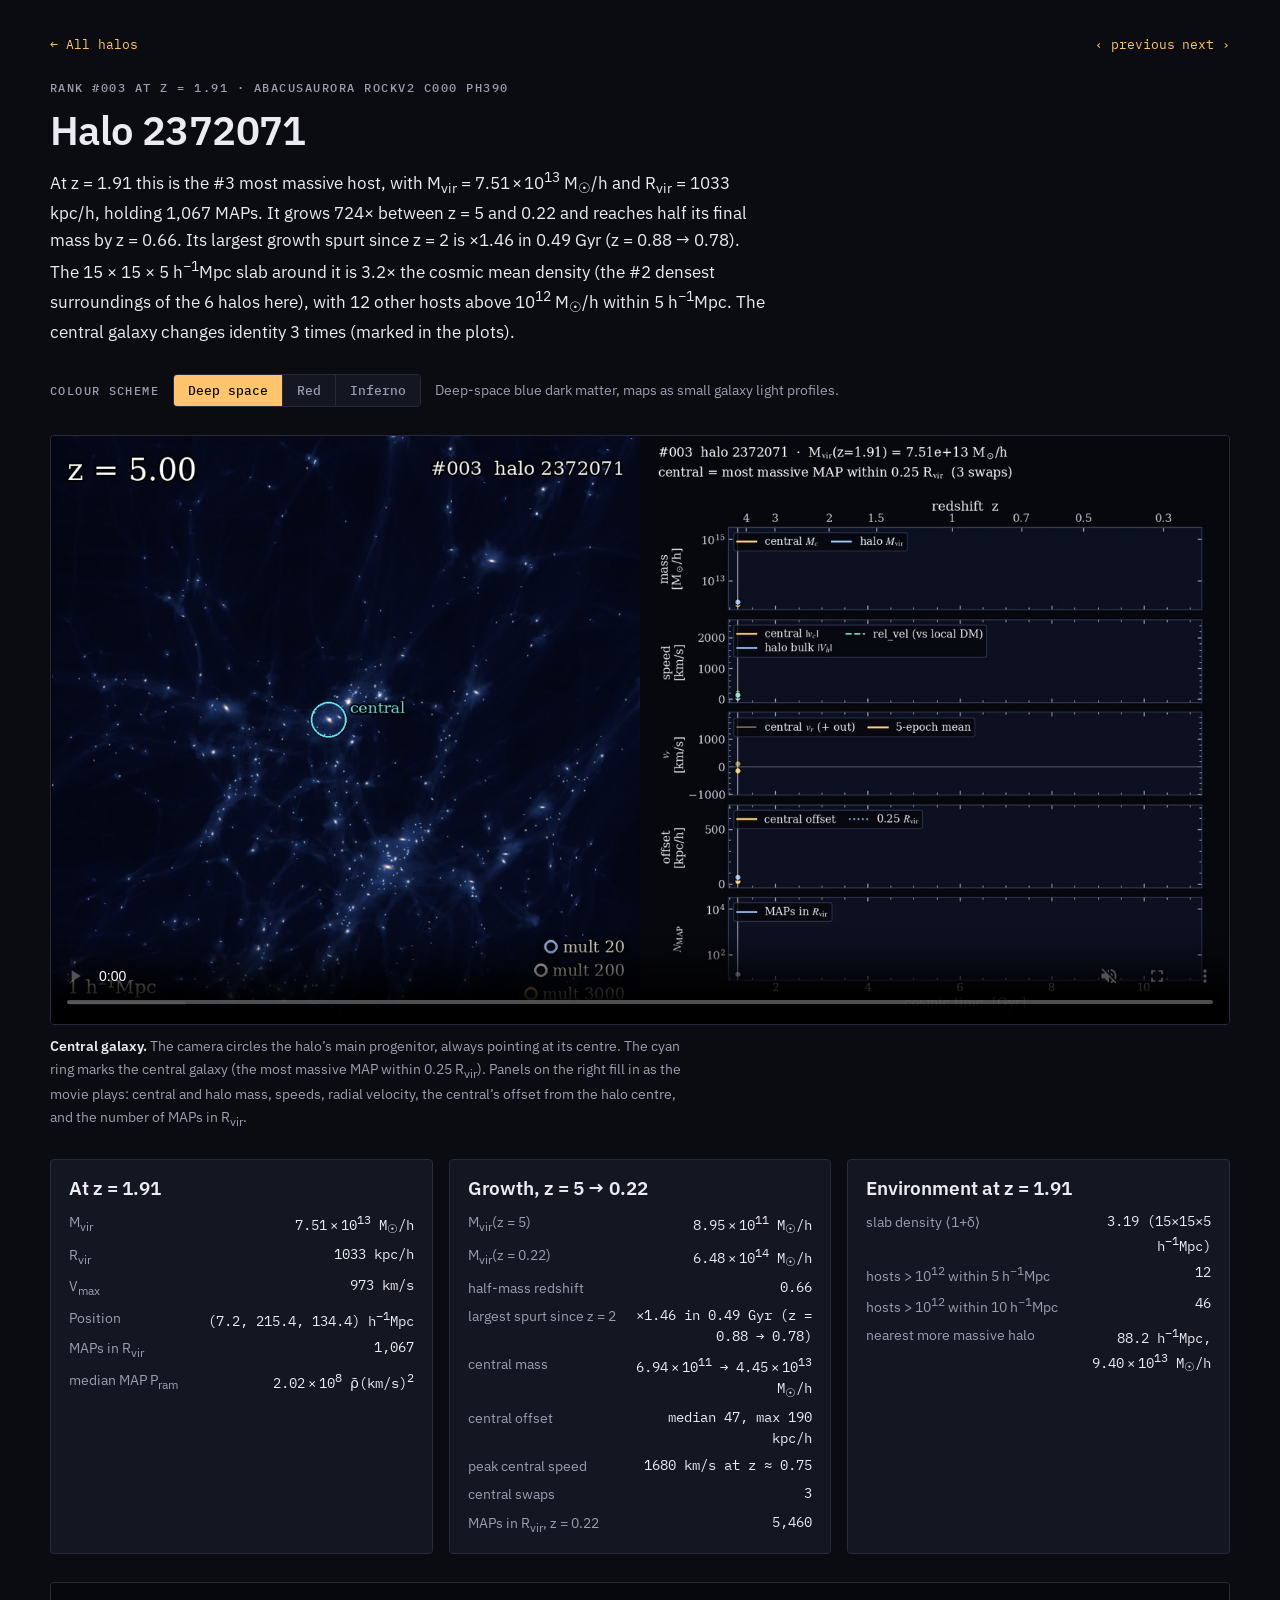
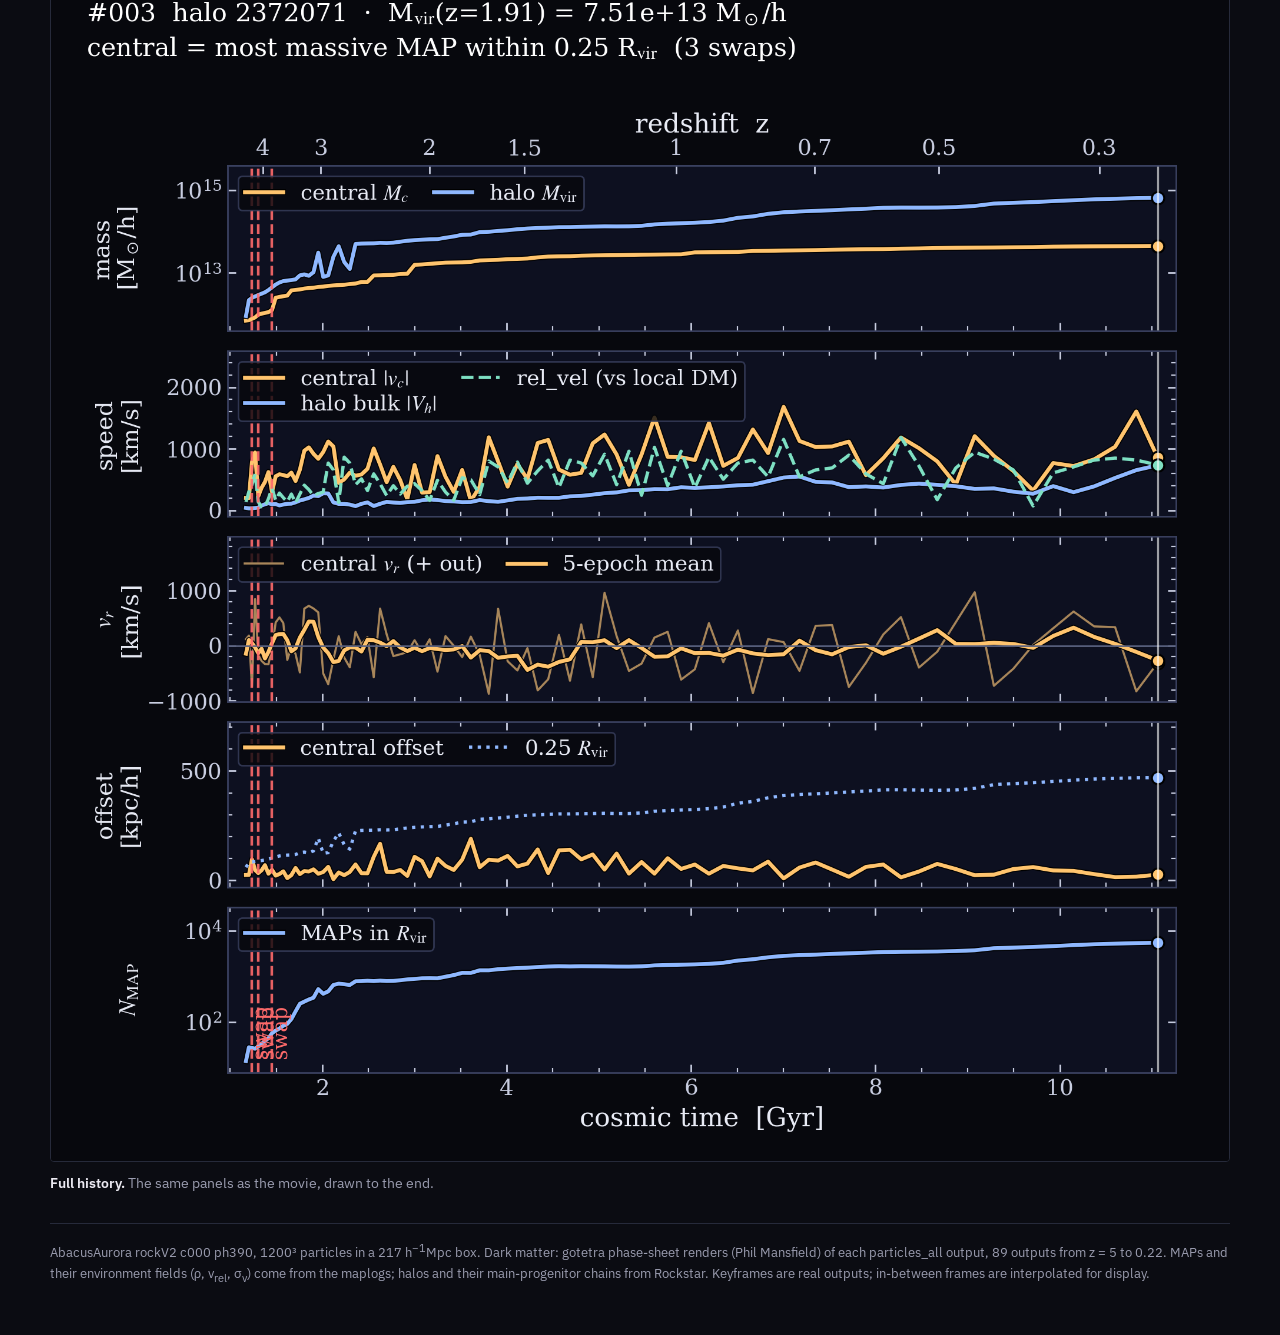
<file: halos/r003_h2372071.html>
<!doctype html>
<html lang="en">
<head>
<meta charset="utf-8">
<meta name="viewport" content="width=device-width, initial-scale=1, viewport-fit=cover">
<title>Halo 2372071 · Aurora n1200</title>
<meta name="description" content="Orbiting-camera movie of halo 2372071, z = 5 to 0.22">
<link rel="preconnect" href="https://fonts.googleapis.com">
<link rel="preconnect" href="https://fonts.gstatic.com" crossorigin>
<link rel="stylesheet" href="https://fonts.googleapis.com/css2?family=IBM+Plex+Mono:wght@400;500&family=IBM+Plex+Sans:wght@400;600&display=swap">
<link rel="stylesheet" href="../style.css">
</head>
<body>
<div class="wrap">

<nav class="top"><a href="../index.html">&larr; All halos</a><span><a href="r002_h379500.html">&lsaquo; previous</a>&ensp;<a href="r010_h589441.html">next &rsaquo;</a></span></nav>
<header><div class="eyebrow">Rank #003 at z = 1.91 &middot; AbacusAurora rockV2 c000 ph390</div><h1>Halo 2372071</h1><p class="lede">At z = 1.91 this is the #3 most massive host, with M<sub>vir</sub> = 7.51&thinsp;&times;&thinsp;10<sup>13</sup> M<sub>&#9737;</sub>/h and R<sub>vir</sub> = 1033 kpc/h, holding 1,067 MAPs. It grows 724&times; between z = 5 and 0.22 and reaches half its final mass by z = 0.66. Its largest growth spurt since z = 2 is &times;1.46 in 0.49 Gyr (z = 0.88 &rarr; 0.78). The 15 &times; 15 &times; 5 h<sup>&minus;1</sup>Mpc slab around it is 3.2&times; the cosmic mean density (the #2 densest surroundings of the 6 halos here), with 12 other hosts above 10<sup>12</sup> M<sub>&#9737;</sub>/h within 5 h<sup>&minus;1</sup>Mpc. The central galaxy changes identity 3 times (marked in the plots).</p></header>
<div class="switch"><span class="lab" id="cs-lab">Colour scheme</span><div class="seg" role="group" aria-labelledby="cs-lab"><button type="button" data-v="deepspace" data-root="../media/" data-suf="" data-how="deep-space blue dark matter, MAPs as small galaxy light profiles" aria-pressed="true">Deep space</button><button type="button" data-v="red" data-root="https://helenshao.github.io/aurora-halos-red/media/" data-suf="_red" data-how="red dark matter, MAPs as small galaxy light profiles" aria-pressed="false">Red</button><button type="button" data-v="inferno" data-root="https://helenshao.github.io/aurora-halos-inferno/media/" data-suf="_inferno" data-how="inferno dark matter, MAPs as soft glows" aria-pressed="false">Inferno</button></div><span class="how" id="cs-how">Deep-space blue dark matter, maps as small galaxy light profiles.</span></div>
<figure><video data-path="r003_h2372071/central" src="../media/r003_h2372071/central.mp4" poster="../media/r003_h2372071/central_poster.jpg" controls muted loop playsinline preload="metadata" aria-label="Central galaxy of halo 2372071, z = 5 to 0.22"></video><figcaption><b>Central galaxy.</b> The camera circles the halo&rsquo;s main progenitor, always pointing at its centre. The cyan ring marks the central galaxy (the most massive MAP within 0.25 R<sub>vir</sub>). Panels on the right fill in as the movie plays: central and halo mass, speeds, radial velocity, the central&rsquo;s offset from the halo centre, and the number of MAPs in R<sub>vir</sub>.</figcaption></figure>
<div class="facts">
<section><h2>At z = 1.91</h2><dl><dt>M<sub>vir</sub></dt><dd>7.51&thinsp;&times;&thinsp;10<sup>13</sup> M<sub>&#9737;</sub>/h</dd><dt>R<sub>vir</sub></dt><dd>1033 kpc/h</dd><dt>V<sub>max</sub></dt><dd>973 km/s</dd><dt>Position</dt><dd>(7.2, 215.4, 134.4) h<sup>&minus;1</sup>Mpc</dd><dt>MAPs in R<sub>vir</sub></dt><dd>1,067</dd><dt>median MAP P<sub>ram</sub></dt><dd>2.02&thinsp;&times;&thinsp;10<sup>8</sup> &rho;&#772;(km/s)<sup>2</sup></dd></dl></section>
<section><h2>Growth, z = 5 &rarr; 0.22</h2><dl><dt>M<sub>vir</sub>(z = 5)</dt><dd>8.95&thinsp;&times;&thinsp;10<sup>11</sup> M<sub>&#9737;</sub>/h</dd><dt>M<sub>vir</sub>(z = 0.22)</dt><dd>6.48&thinsp;&times;&thinsp;10<sup>14</sup> M<sub>&#9737;</sub>/h</dd><dt>half-mass redshift</dt><dd>0.66</dd><dt>largest spurt since z = 2</dt><dd>&times;1.46 in 0.49 Gyr (z = 0.88 &rarr; 0.78)</dd><dt>central mass</dt><dd>6.94&thinsp;&times;&thinsp;10<sup>11</sup> &rarr; 4.45&thinsp;&times;&thinsp;10<sup>13</sup> M<sub>&#9737;</sub>/h</dd><dt>central offset</dt><dd>median 47, max 190 kpc/h</dd><dt>peak central speed</dt><dd>1680 km/s at z &asymp; 0.75</dd><dt>central swaps</dt><dd>3</dd><dt>MAPs in R<sub>vir</sub>, z = 0.22</dt><dd>5,460</dd></dl></section>
<section><h2>Environment at z = 1.91</h2><dl><dt>slab density &lang;1+&delta;&rang;</dt><dd>3.19 (15&times;15&times;5 h<sup>&minus;1</sup>Mpc)</dd><dt>hosts &gt; 10<sup>12</sup> within 5 h<sup>&minus;1</sup>Mpc</dt><dd>12</dd><dt>hosts &gt; 10<sup>12</sup> within 10 h<sup>&minus;1</sup>Mpc</dt><dd>46</dd><dt>nearest more massive halo</dt><dd>88.2 h<sup>&minus;1</sup>Mpc, 9.40&thinsp;&times;&thinsp;10<sup>13</sup> M<sub>&#9737;</sub>/h</dd></dl></section>
</div>
<figure class="plot"><img src="../media/r003_h2372071/central_history.png" loading="lazy" alt="Full history of the central galaxy and halo 2372071 from z = 5 to 0.22"><figcaption><b>Full history.</b> The same panels as the movie, drawn to the end.</figcaption></figure>
<script>
(function () {
  var KEY = 'aurora-halo-colour';
  var btns = Array.prototype.slice.call(document.querySelectorAll('.seg button'));
  var vids = Array.prototype.slice.call(document.querySelectorAll('video[data-path]'));
  var how = document.getElementById('cs-how');
  function apply(b, remember) {
    if (b.getAttribute('aria-pressed') === 'true' && !remember) { return; }
    btns.forEach(function (x) { x.setAttribute('aria-pressed', String(x === b)); });
    var h = b.dataset.how; how.textContent = h.charAt(0).toUpperCase() + h.slice(1) + '.';
    vids.forEach(function (v) {
      var stem = b.dataset.root + v.dataset.path + b.dataset.suf;
      var src = stem + '.mp4';
      if (v.getAttribute('src') === src) { return; }
      var t = v.currentTime, playing = !v.paused;
      v.poster = stem + '_poster.jpg';
      v.src = src;
      v.addEventListener('loadedmetadata', function () {
        try { v.currentTime = Math.min(t, v.duration || t); } catch (e) {}
        if (playing) { v.play().catch(function () {}); }
      }, { once: true });
    });
    try { localStorage.setItem(KEY, b.dataset.v); } catch (e) {}
  }
  btns.forEach(function (b) { b.addEventListener('click', function () { apply(b, false); }); });
  var saved = null;
  try { saved = localStorage.getItem(KEY); } catch (e) {}
  var sb = btns.filter(function (b) { return b.dataset.v === saved; })[0];
  if (sb && sb !== btns[0]) { apply(sb, true); }
})();
</script>
<footer><p>AbacusAurora rockV2 c000 ph390, 1200&sup3; particles in a 217 h<sup>&minus;1</sup>Mpc box. Dark matter: gotetra
phase-sheet renders (Phil Mansfield) of each particles_all output, 89 outputs from z = 5 to 0.22. MAPs and
their environment fields (&rho;, v<sub>rel</sub>, &sigma;<sub>v</sub>) come from the maplogs; halos and their
main-progenitor chains from Rockstar. Keyframes are real outputs; in-between frames are interpolated for
display.</p></footer>
</div>
</body>
</html>
</file>
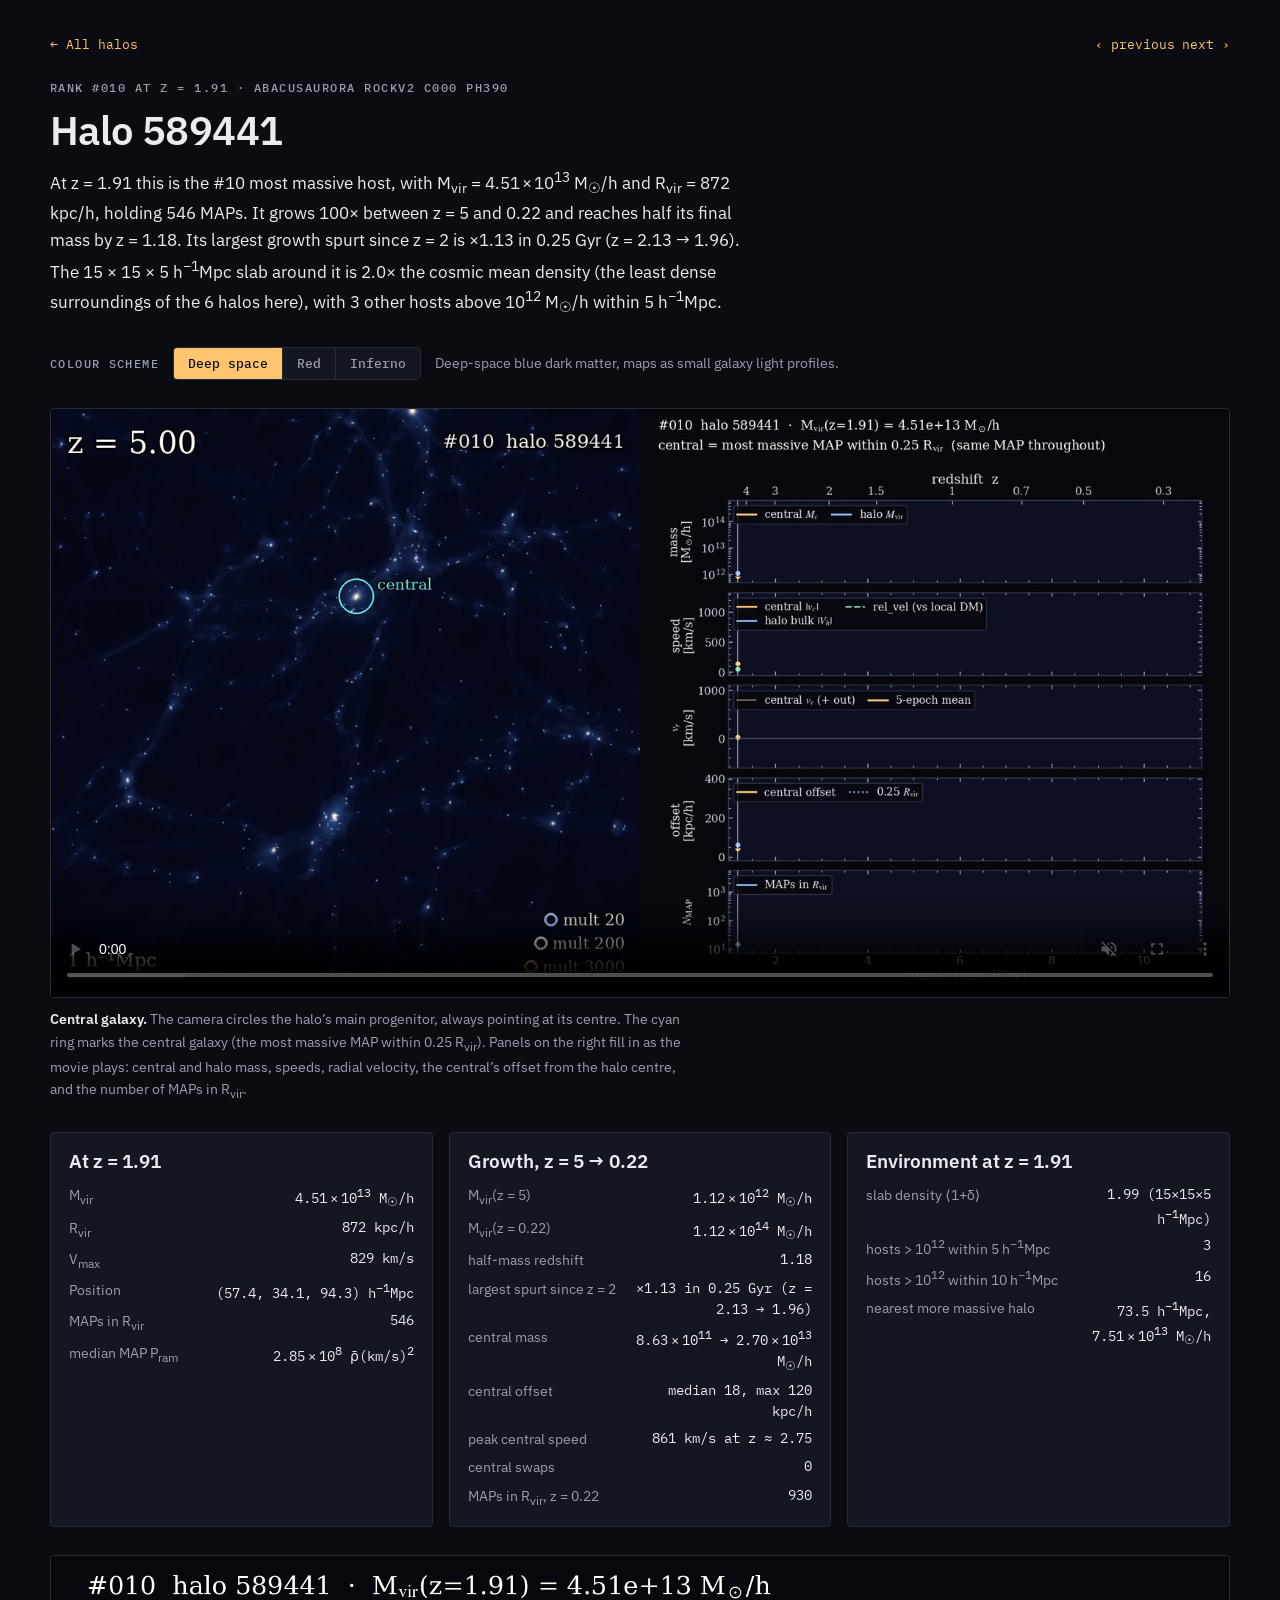
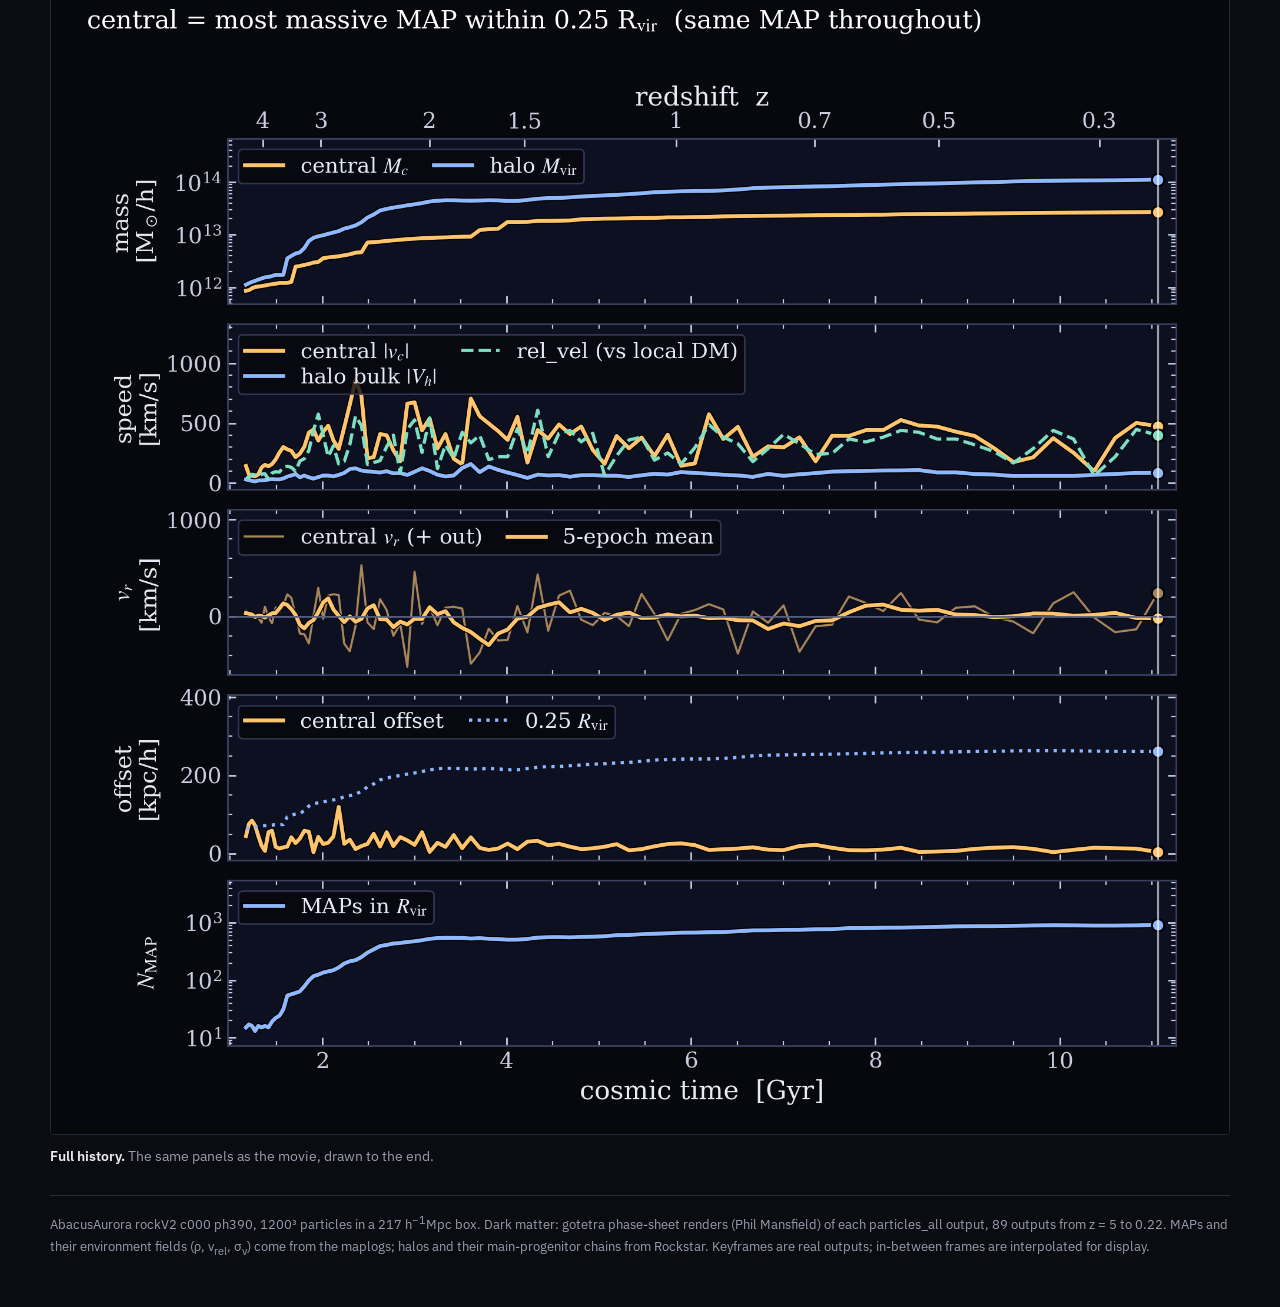
<file: halos/r010_h589441.html>
<!doctype html>
<html lang="en">
<head>
<meta charset="utf-8">
<meta name="viewport" content="width=device-width, initial-scale=1, viewport-fit=cover">
<title>Halo 589441 · Aurora n1200</title>
<meta name="description" content="Orbiting-camera movie of halo 589441, z = 5 to 0.22">
<link rel="preconnect" href="https://fonts.googleapis.com">
<link rel="preconnect" href="https://fonts.gstatic.com" crossorigin>
<link rel="stylesheet" href="https://fonts.googleapis.com/css2?family=IBM+Plex+Mono:wght@400;500&family=IBM+Plex+Sans:wght@400;600&display=swap">
<link rel="stylesheet" href="../style.css">
</head>
<body>
<div class="wrap">

<nav class="top"><a href="../index.html">&larr; All halos</a><span><a href="r003_h2372071.html">&lsaquo; previous</a>&ensp;<a href="r025_h145225.html">next &rsaquo;</a></span></nav>
<header><div class="eyebrow">Rank #010 at z = 1.91 &middot; AbacusAurora rockV2 c000 ph390</div><h1>Halo 589441</h1><p class="lede">At z = 1.91 this is the #10 most massive host, with M<sub>vir</sub> = 4.51&thinsp;&times;&thinsp;10<sup>13</sup> M<sub>&#9737;</sub>/h and R<sub>vir</sub> = 872 kpc/h, holding 546 MAPs. It grows 100&times; between z = 5 and 0.22 and reaches half its final mass by z = 1.18. Its largest growth spurt since z = 2 is &times;1.13 in 0.25 Gyr (z = 2.13 &rarr; 1.96). The 15 &times; 15 &times; 5 h<sup>&minus;1</sup>Mpc slab around it is 2.0&times; the cosmic mean density (the least dense surroundings of the 6 halos here), with 3 other hosts above 10<sup>12</sup> M<sub>&#9737;</sub>/h within 5 h<sup>&minus;1</sup>Mpc.</p></header>
<div class="switch"><span class="lab" id="cs-lab">Colour scheme</span><div class="seg" role="group" aria-labelledby="cs-lab"><button type="button" data-v="deepspace" data-root="../media/" data-suf="" data-how="deep-space blue dark matter, MAPs as small galaxy light profiles" aria-pressed="true">Deep space</button><button type="button" data-v="red" data-root="https://helenshao.github.io/aurora-halos-red/media/" data-suf="_red" data-how="red dark matter, MAPs as small galaxy light profiles" aria-pressed="false">Red</button><button type="button" data-v="inferno" data-root="https://helenshao.github.io/aurora-halos-inferno/media/" data-suf="_inferno" data-how="inferno dark matter, MAPs as soft glows" aria-pressed="false">Inferno</button></div><span class="how" id="cs-how">Deep-space blue dark matter, maps as small galaxy light profiles.</span></div>
<figure><video data-path="r010_h589441/central" src="../media/r010_h589441/central.mp4" poster="../media/r010_h589441/central_poster.jpg" controls muted loop playsinline preload="metadata" aria-label="Central galaxy of halo 589441, z = 5 to 0.22"></video><figcaption><b>Central galaxy.</b> The camera circles the halo&rsquo;s main progenitor, always pointing at its centre. The cyan ring marks the central galaxy (the most massive MAP within 0.25 R<sub>vir</sub>). Panels on the right fill in as the movie plays: central and halo mass, speeds, radial velocity, the central&rsquo;s offset from the halo centre, and the number of MAPs in R<sub>vir</sub>.</figcaption></figure>
<div class="facts">
<section><h2>At z = 1.91</h2><dl><dt>M<sub>vir</sub></dt><dd>4.51&thinsp;&times;&thinsp;10<sup>13</sup> M<sub>&#9737;</sub>/h</dd><dt>R<sub>vir</sub></dt><dd>872 kpc/h</dd><dt>V<sub>max</sub></dt><dd>829 km/s</dd><dt>Position</dt><dd>(57.4, 34.1, 94.3) h<sup>&minus;1</sup>Mpc</dd><dt>MAPs in R<sub>vir</sub></dt><dd>546</dd><dt>median MAP P<sub>ram</sub></dt><dd>2.85&thinsp;&times;&thinsp;10<sup>8</sup> &rho;&#772;(km/s)<sup>2</sup></dd></dl></section>
<section><h2>Growth, z = 5 &rarr; 0.22</h2><dl><dt>M<sub>vir</sub>(z = 5)</dt><dd>1.12&thinsp;&times;&thinsp;10<sup>12</sup> M<sub>&#9737;</sub>/h</dd><dt>M<sub>vir</sub>(z = 0.22)</dt><dd>1.12&thinsp;&times;&thinsp;10<sup>14</sup> M<sub>&#9737;</sub>/h</dd><dt>half-mass redshift</dt><dd>1.18</dd><dt>largest spurt since z = 2</dt><dd>&times;1.13 in 0.25 Gyr (z = 2.13 &rarr; 1.96)</dd><dt>central mass</dt><dd>8.63&thinsp;&times;&thinsp;10<sup>11</sup> &rarr; 2.70&thinsp;&times;&thinsp;10<sup>13</sup> M<sub>&#9737;</sub>/h</dd><dt>central offset</dt><dd>median 18, max 120 kpc/h</dd><dt>peak central speed</dt><dd>861 km/s at z &asymp; 2.75</dd><dt>central swaps</dt><dd>0</dd><dt>MAPs in R<sub>vir</sub>, z = 0.22</dt><dd>930</dd></dl></section>
<section><h2>Environment at z = 1.91</h2><dl><dt>slab density &lang;1+&delta;&rang;</dt><dd>1.99 (15&times;15&times;5 h<sup>&minus;1</sup>Mpc)</dd><dt>hosts &gt; 10<sup>12</sup> within 5 h<sup>&minus;1</sup>Mpc</dt><dd>3</dd><dt>hosts &gt; 10<sup>12</sup> within 10 h<sup>&minus;1</sup>Mpc</dt><dd>16</dd><dt>nearest more massive halo</dt><dd>73.5 h<sup>&minus;1</sup>Mpc, 7.51&thinsp;&times;&thinsp;10<sup>13</sup> M<sub>&#9737;</sub>/h</dd></dl></section>
</div>
<figure class="plot"><img src="../media/r010_h589441/central_history.png" loading="lazy" alt="Full history of the central galaxy and halo 589441 from z = 5 to 0.22"><figcaption><b>Full history.</b> The same panels as the movie, drawn to the end.</figcaption></figure>
<script>
(function () {
  var KEY = 'aurora-halo-colour';
  var btns = Array.prototype.slice.call(document.querySelectorAll('.seg button'));
  var vids = Array.prototype.slice.call(document.querySelectorAll('video[data-path]'));
  var how = document.getElementById('cs-how');
  function apply(b, remember) {
    if (b.getAttribute('aria-pressed') === 'true' && !remember) { return; }
    btns.forEach(function (x) { x.setAttribute('aria-pressed', String(x === b)); });
    var h = b.dataset.how; how.textContent = h.charAt(0).toUpperCase() + h.slice(1) + '.';
    vids.forEach(function (v) {
      var stem = b.dataset.root + v.dataset.path + b.dataset.suf;
      var src = stem + '.mp4';
      if (v.getAttribute('src') === src) { return; }
      var t = v.currentTime, playing = !v.paused;
      v.poster = stem + '_poster.jpg';
      v.src = src;
      v.addEventListener('loadedmetadata', function () {
        try { v.currentTime = Math.min(t, v.duration || t); } catch (e) {}
        if (playing) { v.play().catch(function () {}); }
      }, { once: true });
    });
    try { localStorage.setItem(KEY, b.dataset.v); } catch (e) {}
  }
  btns.forEach(function (b) { b.addEventListener('click', function () { apply(b, false); }); });
  var saved = null;
  try { saved = localStorage.getItem(KEY); } catch (e) {}
  var sb = btns.filter(function (b) { return b.dataset.v === saved; })[0];
  if (sb && sb !== btns[0]) { apply(sb, true); }
})();
</script>
<footer><p>AbacusAurora rockV2 c000 ph390, 1200&sup3; particles in a 217 h<sup>&minus;1</sup>Mpc box. Dark matter: gotetra
phase-sheet renders (Phil Mansfield) of each particles_all output, 89 outputs from z = 5 to 0.22. MAPs and
their environment fields (&rho;, v<sub>rel</sub>, &sigma;<sub>v</sub>) come from the maplogs; halos and their
main-progenitor chains from Rockstar. Keyframes are real outputs; in-between frames are interpolated for
display.</p></footer>
</div>
</body>
</html>
</file>
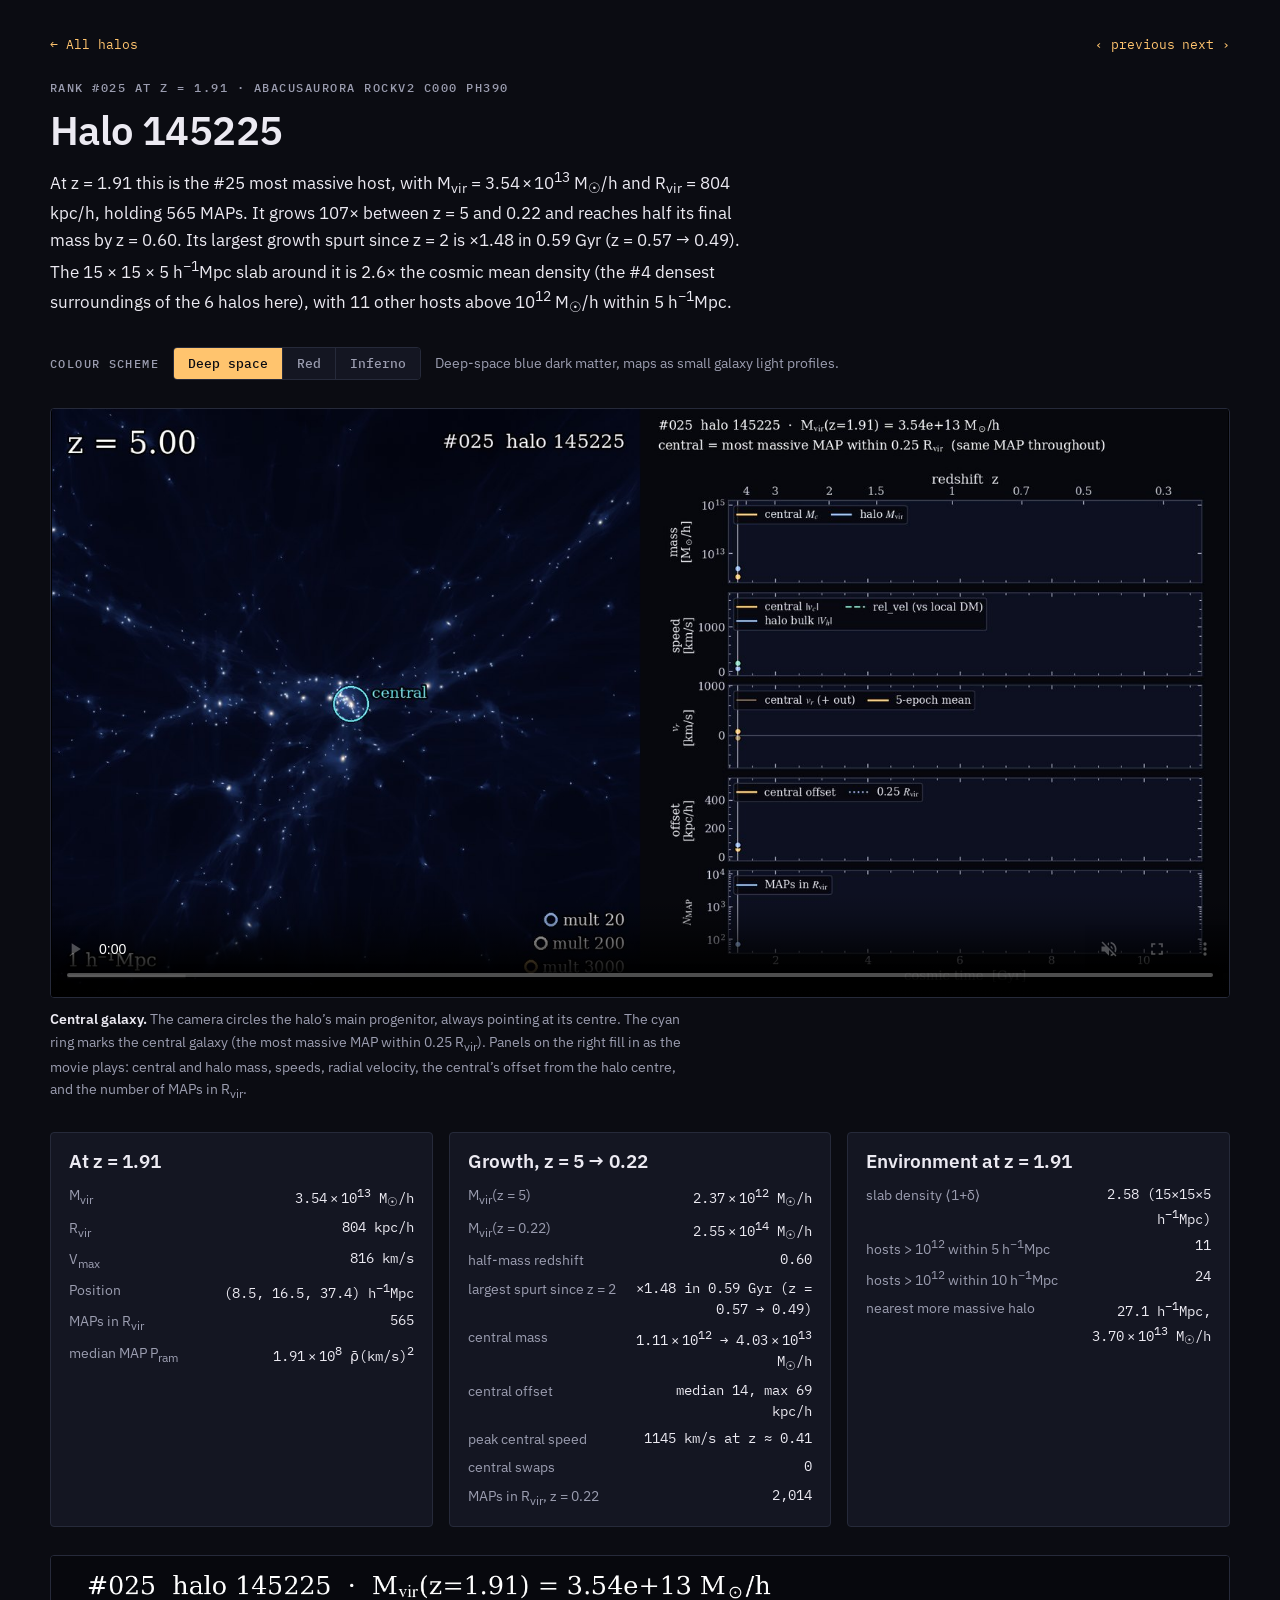
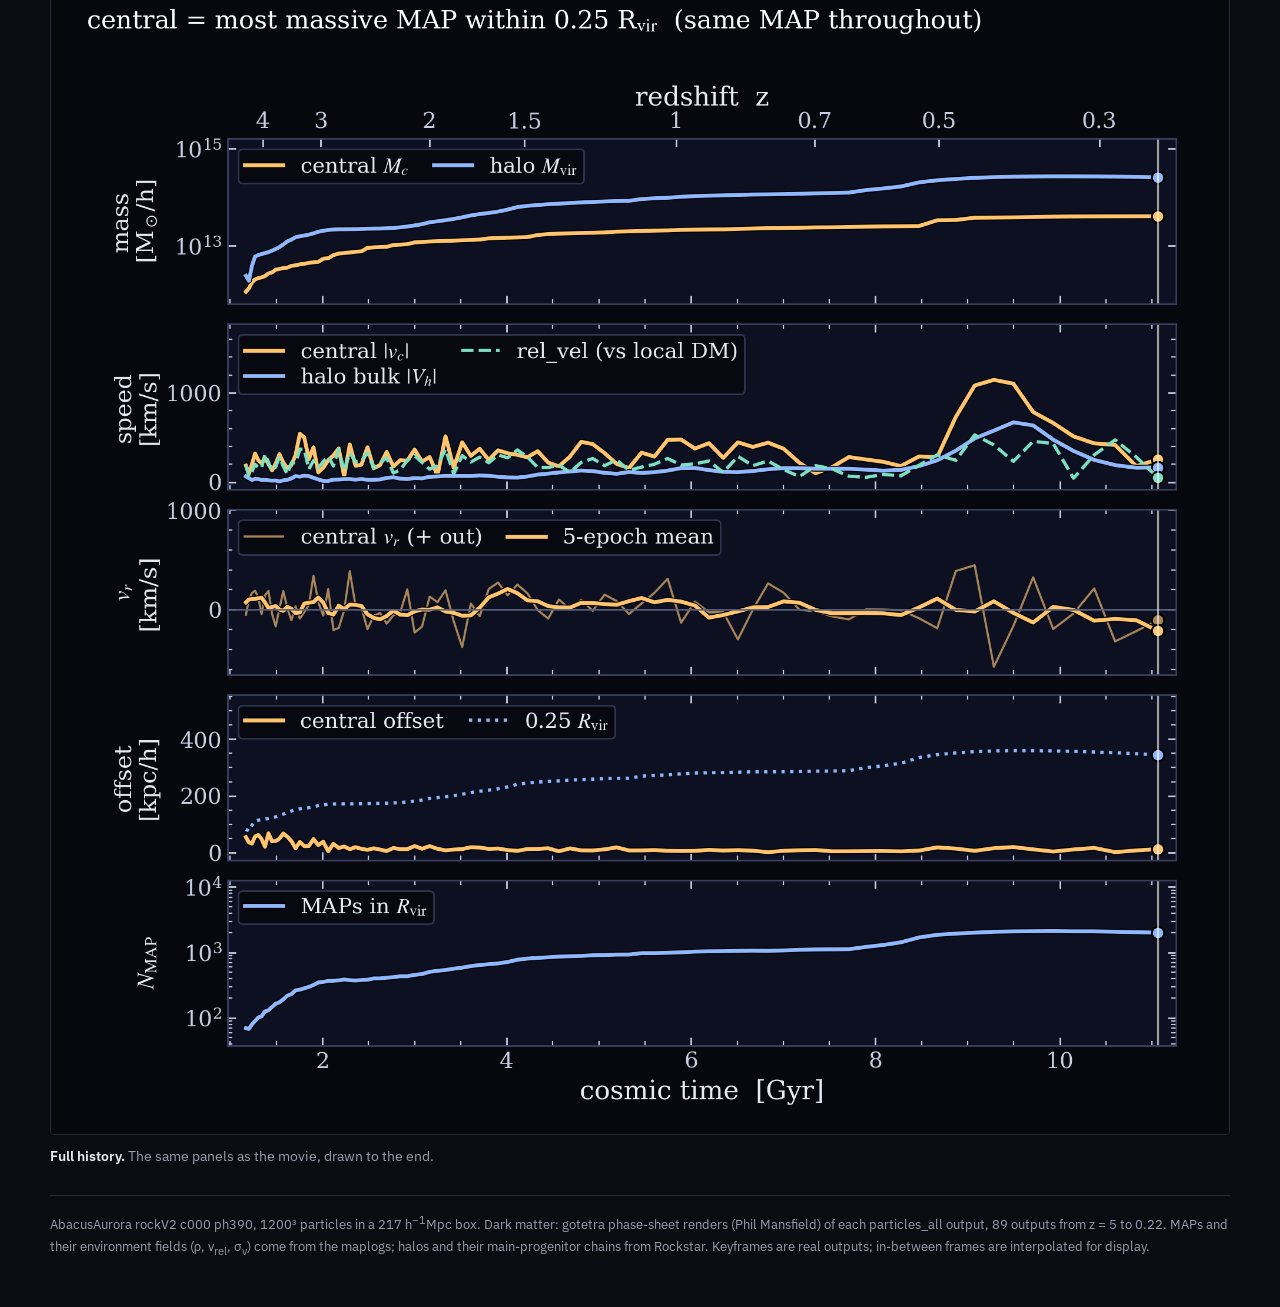
<file: halos/r025_h145225.html>
<!doctype html>
<html lang="en">
<head>
<meta charset="utf-8">
<meta name="viewport" content="width=device-width, initial-scale=1, viewport-fit=cover">
<title>Halo 145225 · Aurora n1200</title>
<meta name="description" content="Orbiting-camera movie of halo 145225, z = 5 to 0.22">
<link rel="preconnect" href="https://fonts.googleapis.com">
<link rel="preconnect" href="https://fonts.gstatic.com" crossorigin>
<link rel="stylesheet" href="https://fonts.googleapis.com/css2?family=IBM+Plex+Mono:wght@400;500&family=IBM+Plex+Sans:wght@400;600&display=swap">
<link rel="stylesheet" href="../style.css">
</head>
<body>
<div class="wrap">

<nav class="top"><a href="../index.html">&larr; All halos</a><span><a href="r010_h589441.html">&lsaquo; previous</a>&ensp;<a href="r050_h420278.html">next &rsaquo;</a></span></nav>
<header><div class="eyebrow">Rank #025 at z = 1.91 &middot; AbacusAurora rockV2 c000 ph390</div><h1>Halo 145225</h1><p class="lede">At z = 1.91 this is the #25 most massive host, with M<sub>vir</sub> = 3.54&thinsp;&times;&thinsp;10<sup>13</sup> M<sub>&#9737;</sub>/h and R<sub>vir</sub> = 804 kpc/h, holding 565 MAPs. It grows 107&times; between z = 5 and 0.22 and reaches half its final mass by z = 0.60. Its largest growth spurt since z = 2 is &times;1.48 in 0.59 Gyr (z = 0.57 &rarr; 0.49). The 15 &times; 15 &times; 5 h<sup>&minus;1</sup>Mpc slab around it is 2.6&times; the cosmic mean density (the #4 densest surroundings of the 6 halos here), with 11 other hosts above 10<sup>12</sup> M<sub>&#9737;</sub>/h within 5 h<sup>&minus;1</sup>Mpc.</p></header>
<div class="switch"><span class="lab" id="cs-lab">Colour scheme</span><div class="seg" role="group" aria-labelledby="cs-lab"><button type="button" data-v="deepspace" data-root="../media/" data-suf="" data-how="deep-space blue dark matter, MAPs as small galaxy light profiles" aria-pressed="true">Deep space</button><button type="button" data-v="red" data-root="https://helenshao.github.io/aurora-halos-red/media/" data-suf="_red" data-how="red dark matter, MAPs as small galaxy light profiles" aria-pressed="false">Red</button><button type="button" data-v="inferno" data-root="https://helenshao.github.io/aurora-halos-inferno/media/" data-suf="_inferno" data-how="inferno dark matter, MAPs as soft glows" aria-pressed="false">Inferno</button></div><span class="how" id="cs-how">Deep-space blue dark matter, maps as small galaxy light profiles.</span></div>
<figure><video data-path="r025_h145225/central" src="../media/r025_h145225/central.mp4" poster="../media/r025_h145225/central_poster.jpg" controls muted loop playsinline preload="metadata" aria-label="Central galaxy of halo 145225, z = 5 to 0.22"></video><figcaption><b>Central galaxy.</b> The camera circles the halo&rsquo;s main progenitor, always pointing at its centre. The cyan ring marks the central galaxy (the most massive MAP within 0.25 R<sub>vir</sub>). Panels on the right fill in as the movie plays: central and halo mass, speeds, radial velocity, the central&rsquo;s offset from the halo centre, and the number of MAPs in R<sub>vir</sub>.</figcaption></figure>
<div class="facts">
<section><h2>At z = 1.91</h2><dl><dt>M<sub>vir</sub></dt><dd>3.54&thinsp;&times;&thinsp;10<sup>13</sup> M<sub>&#9737;</sub>/h</dd><dt>R<sub>vir</sub></dt><dd>804 kpc/h</dd><dt>V<sub>max</sub></dt><dd>816 km/s</dd><dt>Position</dt><dd>(8.5, 16.5, 37.4) h<sup>&minus;1</sup>Mpc</dd><dt>MAPs in R<sub>vir</sub></dt><dd>565</dd><dt>median MAP P<sub>ram</sub></dt><dd>1.91&thinsp;&times;&thinsp;10<sup>8</sup> &rho;&#772;(km/s)<sup>2</sup></dd></dl></section>
<section><h2>Growth, z = 5 &rarr; 0.22</h2><dl><dt>M<sub>vir</sub>(z = 5)</dt><dd>2.37&thinsp;&times;&thinsp;10<sup>12</sup> M<sub>&#9737;</sub>/h</dd><dt>M<sub>vir</sub>(z = 0.22)</dt><dd>2.55&thinsp;&times;&thinsp;10<sup>14</sup> M<sub>&#9737;</sub>/h</dd><dt>half-mass redshift</dt><dd>0.60</dd><dt>largest spurt since z = 2</dt><dd>&times;1.48 in 0.59 Gyr (z = 0.57 &rarr; 0.49)</dd><dt>central mass</dt><dd>1.11&thinsp;&times;&thinsp;10<sup>12</sup> &rarr; 4.03&thinsp;&times;&thinsp;10<sup>13</sup> M<sub>&#9737;</sub>/h</dd><dt>central offset</dt><dd>median 14, max 69 kpc/h</dd><dt>peak central speed</dt><dd>1145 km/s at z &asymp; 0.41</dd><dt>central swaps</dt><dd>0</dd><dt>MAPs in R<sub>vir</sub>, z = 0.22</dt><dd>2,014</dd></dl></section>
<section><h2>Environment at z = 1.91</h2><dl><dt>slab density &lang;1+&delta;&rang;</dt><dd>2.58 (15&times;15&times;5 h<sup>&minus;1</sup>Mpc)</dd><dt>hosts &gt; 10<sup>12</sup> within 5 h<sup>&minus;1</sup>Mpc</dt><dd>11</dd><dt>hosts &gt; 10<sup>12</sup> within 10 h<sup>&minus;1</sup>Mpc</dt><dd>24</dd><dt>nearest more massive halo</dt><dd>27.1 h<sup>&minus;1</sup>Mpc, 3.70&thinsp;&times;&thinsp;10<sup>13</sup> M<sub>&#9737;</sub>/h</dd></dl></section>
</div>
<figure class="plot"><img src="../media/r025_h145225/central_history.png" loading="lazy" alt="Full history of the central galaxy and halo 145225 from z = 5 to 0.22"><figcaption><b>Full history.</b> The same panels as the movie, drawn to the end.</figcaption></figure>
<script>
(function () {
  var KEY = 'aurora-halo-colour';
  var btns = Array.prototype.slice.call(document.querySelectorAll('.seg button'));
  var vids = Array.prototype.slice.call(document.querySelectorAll('video[data-path]'));
  var how = document.getElementById('cs-how');
  function apply(b, remember) {
    if (b.getAttribute('aria-pressed') === 'true' && !remember) { return; }
    btns.forEach(function (x) { x.setAttribute('aria-pressed', String(x === b)); });
    var h = b.dataset.how; how.textContent = h.charAt(0).toUpperCase() + h.slice(1) + '.';
    vids.forEach(function (v) {
      var stem = b.dataset.root + v.dataset.path + b.dataset.suf;
      var src = stem + '.mp4';
      if (v.getAttribute('src') === src) { return; }
      var t = v.currentTime, playing = !v.paused;
      v.poster = stem + '_poster.jpg';
      v.src = src;
      v.addEventListener('loadedmetadata', function () {
        try { v.currentTime = Math.min(t, v.duration || t); } catch (e) {}
        if (playing) { v.play().catch(function () {}); }
      }, { once: true });
    });
    try { localStorage.setItem(KEY, b.dataset.v); } catch (e) {}
  }
  btns.forEach(function (b) { b.addEventListener('click', function () { apply(b, false); }); });
  var saved = null;
  try { saved = localStorage.getItem(KEY); } catch (e) {}
  var sb = btns.filter(function (b) { return b.dataset.v === saved; })[0];
  if (sb && sb !== btns[0]) { apply(sb, true); }
})();
</script>
<footer><p>AbacusAurora rockV2 c000 ph390, 1200&sup3; particles in a 217 h<sup>&minus;1</sup>Mpc box. Dark matter: gotetra
phase-sheet renders (Phil Mansfield) of each particles_all output, 89 outputs from z = 5 to 0.22. MAPs and
their environment fields (&rho;, v<sub>rel</sub>, &sigma;<sub>v</sub>) come from the maplogs; halos and their
main-progenitor chains from Rockstar. Keyframes are real outputs; in-between frames are interpolated for
display.</p></footer>
</div>
</body>
</html>
</file>
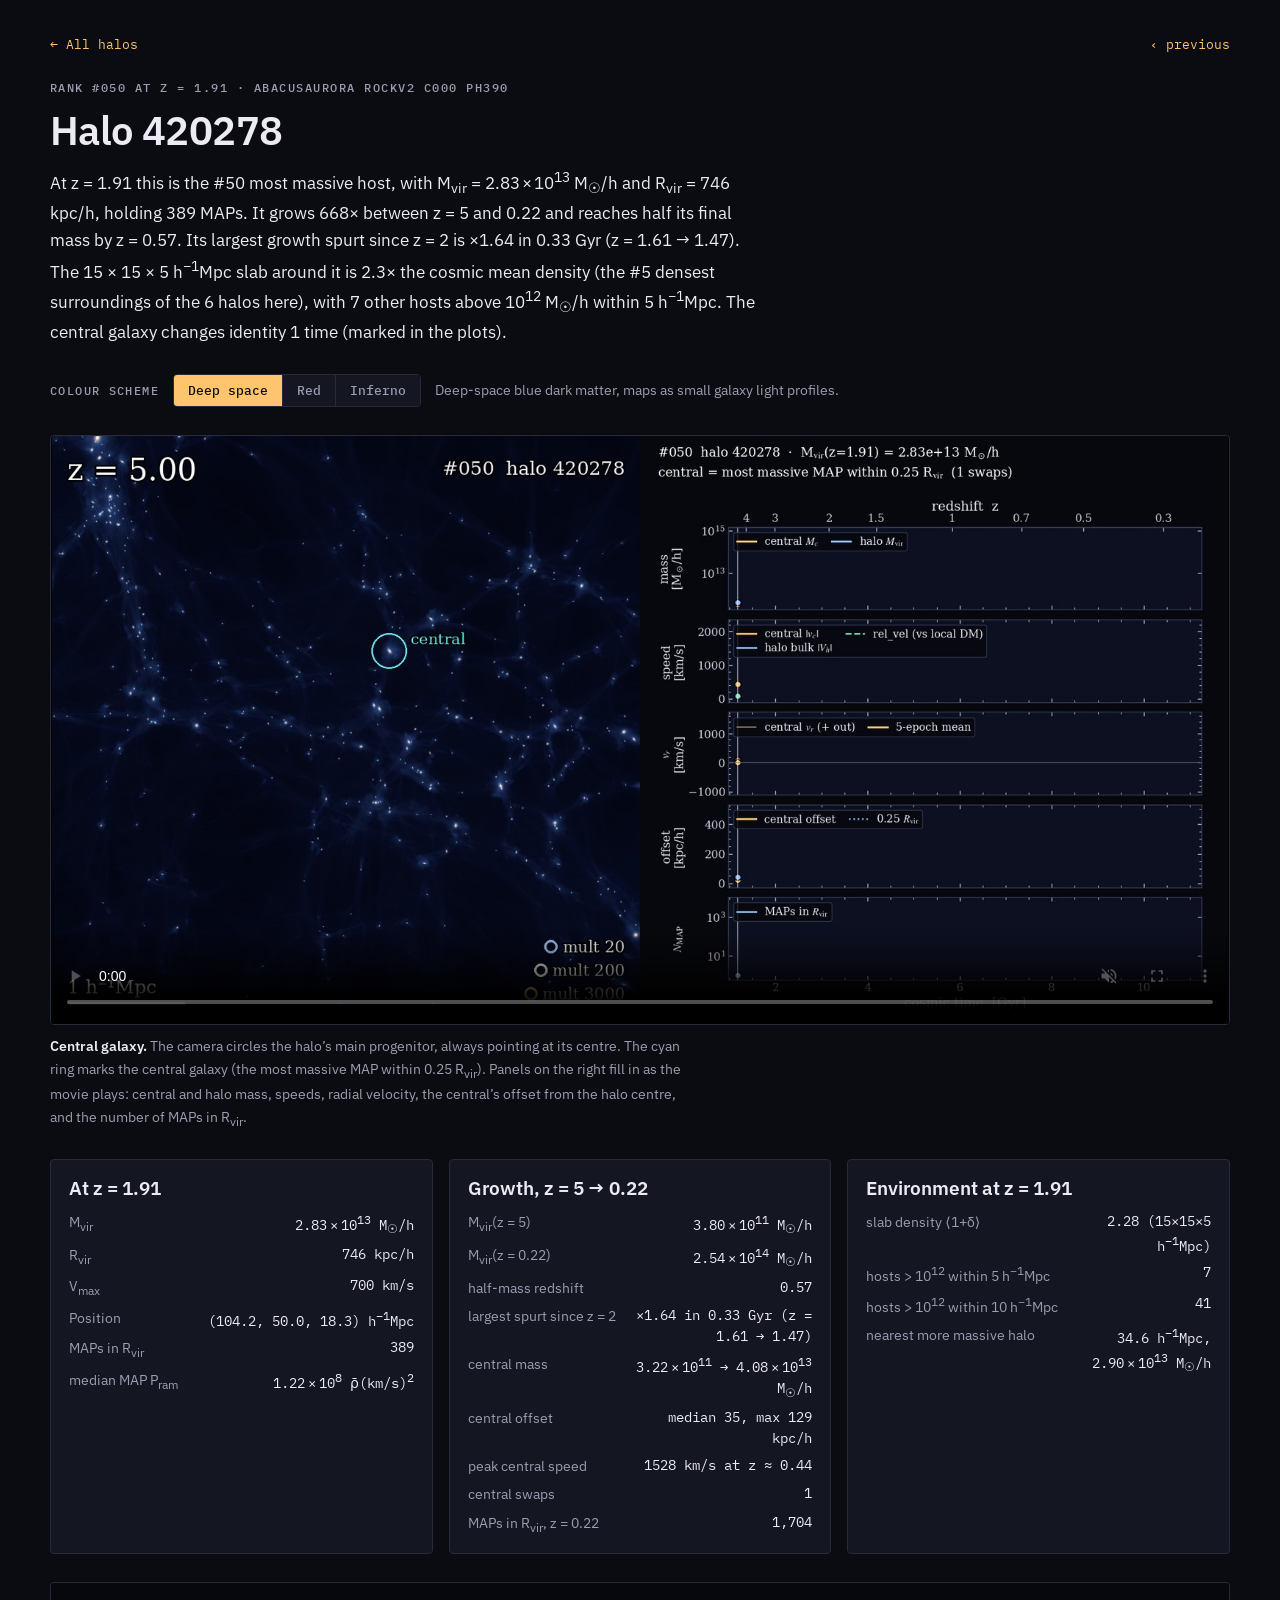
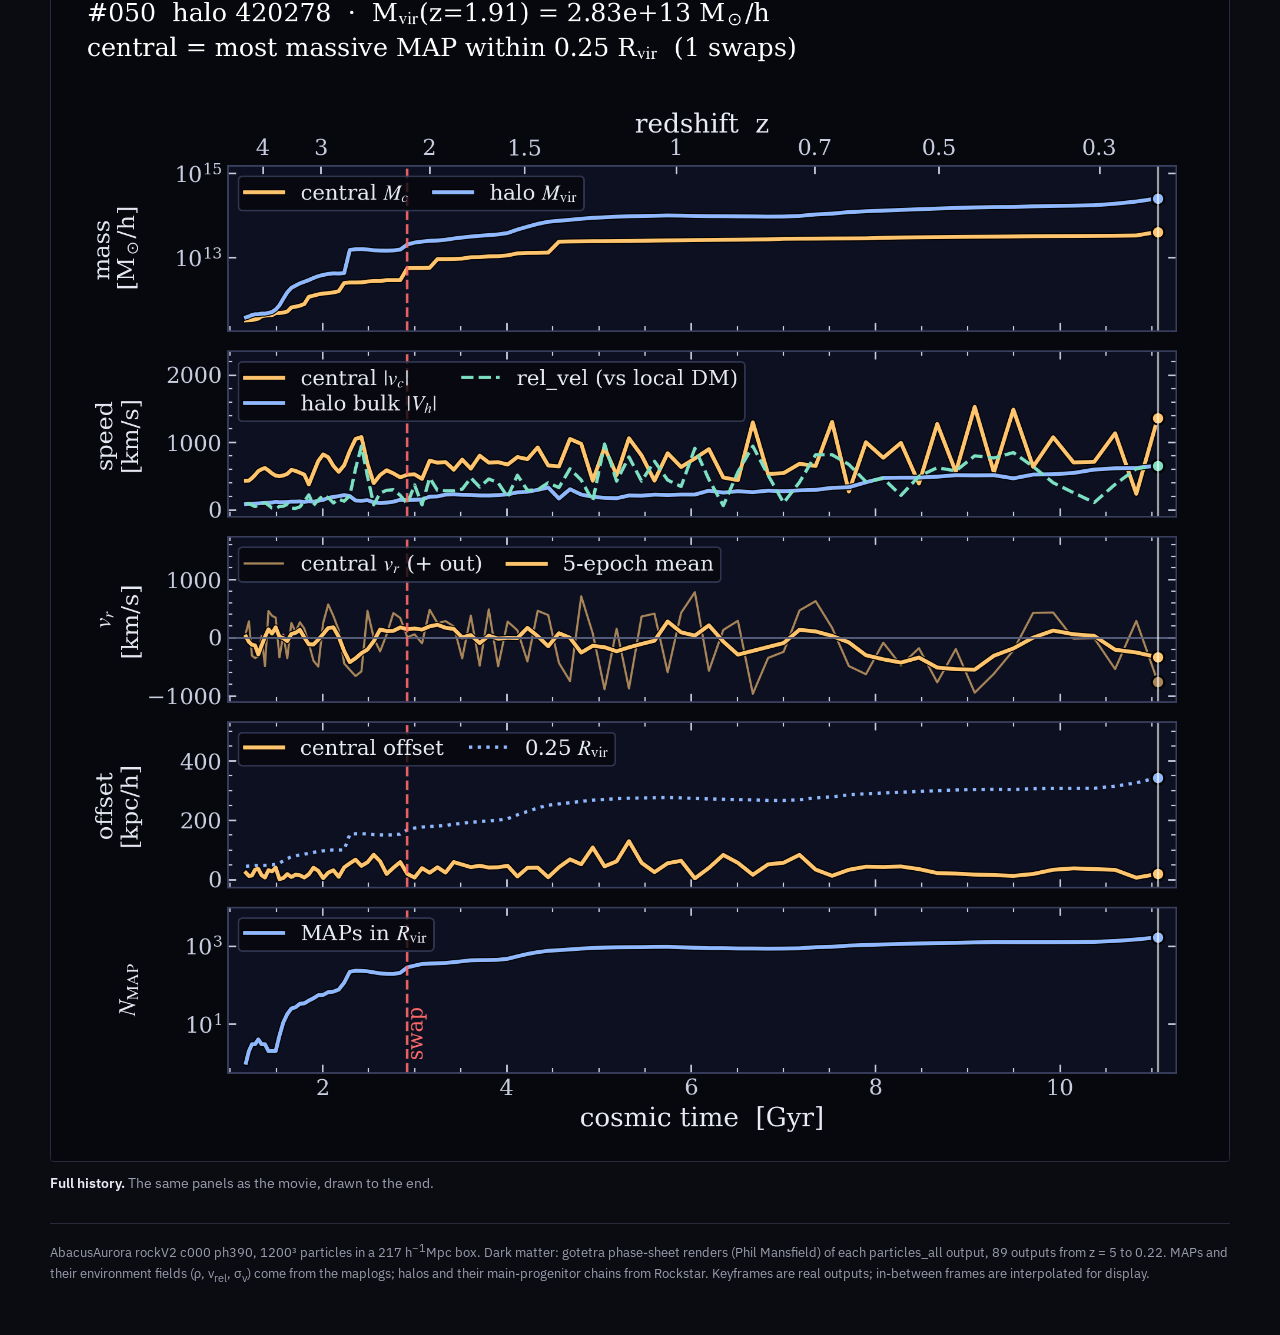
<file: halos/r050_h420278.html>
<!doctype html>
<html lang="en">
<head>
<meta charset="utf-8">
<meta name="viewport" content="width=device-width, initial-scale=1, viewport-fit=cover">
<title>Halo 420278 · Aurora n1200</title>
<meta name="description" content="Orbiting-camera movie of halo 420278, z = 5 to 0.22">
<link rel="preconnect" href="https://fonts.googleapis.com">
<link rel="preconnect" href="https://fonts.gstatic.com" crossorigin>
<link rel="stylesheet" href="https://fonts.googleapis.com/css2?family=IBM+Plex+Mono:wght@400;500&family=IBM+Plex+Sans:wght@400;600&display=swap">
<link rel="stylesheet" href="../style.css">
</head>
<body>
<div class="wrap">

<nav class="top"><a href="../index.html">&larr; All halos</a><span><a href="r025_h145225.html">&lsaquo; previous</a></span></nav>
<header><div class="eyebrow">Rank #050 at z = 1.91 &middot; AbacusAurora rockV2 c000 ph390</div><h1>Halo 420278</h1><p class="lede">At z = 1.91 this is the #50 most massive host, with M<sub>vir</sub> = 2.83&thinsp;&times;&thinsp;10<sup>13</sup> M<sub>&#9737;</sub>/h and R<sub>vir</sub> = 746 kpc/h, holding 389 MAPs. It grows 668&times; between z = 5 and 0.22 and reaches half its final mass by z = 0.57. Its largest growth spurt since z = 2 is &times;1.64 in 0.33 Gyr (z = 1.61 &rarr; 1.47). The 15 &times; 15 &times; 5 h<sup>&minus;1</sup>Mpc slab around it is 2.3&times; the cosmic mean density (the #5 densest surroundings of the 6 halos here), with 7 other hosts above 10<sup>12</sup> M<sub>&#9737;</sub>/h within 5 h<sup>&minus;1</sup>Mpc. The central galaxy changes identity 1 time (marked in the plots).</p></header>
<div class="switch"><span class="lab" id="cs-lab">Colour scheme</span><div class="seg" role="group" aria-labelledby="cs-lab"><button type="button" data-v="deepspace" data-root="../media/" data-suf="" data-how="deep-space blue dark matter, MAPs as small galaxy light profiles" aria-pressed="true">Deep space</button><button type="button" data-v="red" data-root="https://helenshao.github.io/aurora-halos-red/media/" data-suf="_red" data-how="red dark matter, MAPs as small galaxy light profiles" aria-pressed="false">Red</button><button type="button" data-v="inferno" data-root="https://helenshao.github.io/aurora-halos-inferno/media/" data-suf="_inferno" data-how="inferno dark matter, MAPs as soft glows" aria-pressed="false">Inferno</button></div><span class="how" id="cs-how">Deep-space blue dark matter, maps as small galaxy light profiles.</span></div>
<figure><video data-path="r050_h420278/central" src="../media/r050_h420278/central.mp4" poster="../media/r050_h420278/central_poster.jpg" controls muted loop playsinline preload="metadata" aria-label="Central galaxy of halo 420278, z = 5 to 0.22"></video><figcaption><b>Central galaxy.</b> The camera circles the halo&rsquo;s main progenitor, always pointing at its centre. The cyan ring marks the central galaxy (the most massive MAP within 0.25 R<sub>vir</sub>). Panels on the right fill in as the movie plays: central and halo mass, speeds, radial velocity, the central&rsquo;s offset from the halo centre, and the number of MAPs in R<sub>vir</sub>.</figcaption></figure>
<div class="facts">
<section><h2>At z = 1.91</h2><dl><dt>M<sub>vir</sub></dt><dd>2.83&thinsp;&times;&thinsp;10<sup>13</sup> M<sub>&#9737;</sub>/h</dd><dt>R<sub>vir</sub></dt><dd>746 kpc/h</dd><dt>V<sub>max</sub></dt><dd>700 km/s</dd><dt>Position</dt><dd>(104.2, 50.0, 18.3) h<sup>&minus;1</sup>Mpc</dd><dt>MAPs in R<sub>vir</sub></dt><dd>389</dd><dt>median MAP P<sub>ram</sub></dt><dd>1.22&thinsp;&times;&thinsp;10<sup>8</sup> &rho;&#772;(km/s)<sup>2</sup></dd></dl></section>
<section><h2>Growth, z = 5 &rarr; 0.22</h2><dl><dt>M<sub>vir</sub>(z = 5)</dt><dd>3.80&thinsp;&times;&thinsp;10<sup>11</sup> M<sub>&#9737;</sub>/h</dd><dt>M<sub>vir</sub>(z = 0.22)</dt><dd>2.54&thinsp;&times;&thinsp;10<sup>14</sup> M<sub>&#9737;</sub>/h</dd><dt>half-mass redshift</dt><dd>0.57</dd><dt>largest spurt since z = 2</dt><dd>&times;1.64 in 0.33 Gyr (z = 1.61 &rarr; 1.47)</dd><dt>central mass</dt><dd>3.22&thinsp;&times;&thinsp;10<sup>11</sup> &rarr; 4.08&thinsp;&times;&thinsp;10<sup>13</sup> M<sub>&#9737;</sub>/h</dd><dt>central offset</dt><dd>median 35, max 129 kpc/h</dd><dt>peak central speed</dt><dd>1528 km/s at z &asymp; 0.44</dd><dt>central swaps</dt><dd>1</dd><dt>MAPs in R<sub>vir</sub>, z = 0.22</dt><dd>1,704</dd></dl></section>
<section><h2>Environment at z = 1.91</h2><dl><dt>slab density &lang;1+&delta;&rang;</dt><dd>2.28 (15&times;15&times;5 h<sup>&minus;1</sup>Mpc)</dd><dt>hosts &gt; 10<sup>12</sup> within 5 h<sup>&minus;1</sup>Mpc</dt><dd>7</dd><dt>hosts &gt; 10<sup>12</sup> within 10 h<sup>&minus;1</sup>Mpc</dt><dd>41</dd><dt>nearest more massive halo</dt><dd>34.6 h<sup>&minus;1</sup>Mpc, 2.90&thinsp;&times;&thinsp;10<sup>13</sup> M<sub>&#9737;</sub>/h</dd></dl></section>
</div>
<figure class="plot"><img src="../media/r050_h420278/central_history.png" loading="lazy" alt="Full history of the central galaxy and halo 420278 from z = 5 to 0.22"><figcaption><b>Full history.</b> The same panels as the movie, drawn to the end.</figcaption></figure>
<script>
(function () {
  var KEY = 'aurora-halo-colour';
  var btns = Array.prototype.slice.call(document.querySelectorAll('.seg button'));
  var vids = Array.prototype.slice.call(document.querySelectorAll('video[data-path]'));
  var how = document.getElementById('cs-how');
  function apply(b, remember) {
    if (b.getAttribute('aria-pressed') === 'true' && !remember) { return; }
    btns.forEach(function (x) { x.setAttribute('aria-pressed', String(x === b)); });
    var h = b.dataset.how; how.textContent = h.charAt(0).toUpperCase() + h.slice(1) + '.';
    vids.forEach(function (v) {
      var stem = b.dataset.root + v.dataset.path + b.dataset.suf;
      var src = stem + '.mp4';
      if (v.getAttribute('src') === src) { return; }
      var t = v.currentTime, playing = !v.paused;
      v.poster = stem + '_poster.jpg';
      v.src = src;
      v.addEventListener('loadedmetadata', function () {
        try { v.currentTime = Math.min(t, v.duration || t); } catch (e) {}
        if (playing) { v.play().catch(function () {}); }
      }, { once: true });
    });
    try { localStorage.setItem(KEY, b.dataset.v); } catch (e) {}
  }
  btns.forEach(function (b) { b.addEventListener('click', function () { apply(b, false); }); });
  var saved = null;
  try { saved = localStorage.getItem(KEY); } catch (e) {}
  var sb = btns.filter(function (b) { return b.dataset.v === saved; })[0];
  if (sb && sb !== btns[0]) { apply(sb, true); }
})();
</script>
<footer><p>AbacusAurora rockV2 c000 ph390, 1200&sup3; particles in a 217 h<sup>&minus;1</sup>Mpc box. Dark matter: gotetra
phase-sheet renders (Phil Mansfield) of each particles_all output, 89 outputs from z = 5 to 0.22. MAPs and
their environment fields (&rho;, v<sub>rel</sub>, &sigma;<sub>v</sub>) come from the maplogs; halos and their
main-progenitor chains from Rockstar. Keyframes are real outputs; in-between frames are interpolated for
display.</p></footer>
</div>
</body>
</html>
</file>
<file: style.css>
/* Layout: dark specimen plates; a thumbnail grid, then one long page per halo.
   Single dark look by choice: the movies are dark frames. */
:root {
  color-scheme: dark;
  --bg: #0b0c12; --raise: #141622; --line: #262a3a;
  --fg: #eceaf2; --mute: #9b9db0; --accent: #ffc46e; --cool: #96beff;
  --sans: "IBM Plex Sans", system-ui, -apple-system, "Segoe UI", sans-serif;
  --mono: "IBM Plex Mono", ui-monospace, "SFMono-Regular", Menlo, monospace;
}
* { box-sizing: border-box; }
html { background: var(--bg); }
body { background: var(--bg); color: var(--fg); margin: 0; font: 16px/1.6 var(--sans);
  padding-left: max(16px, env(safe-area-inset-left, 0px));
  padding-right: max(16px, env(safe-area-inset-right, 0px)); }
a { color: var(--accent); text-underline-offset: 3px; }
a:focus-visible, video:focus-visible { outline: 2px solid var(--accent); outline-offset: 3px; }
.wrap { max-width: 1180px; margin: 0 auto; padding-block: 36px 48px; display: grid; gap: 28px; }
.eyebrow { font: 500 11.5px/1 var(--mono); letter-spacing: .13em; text-transform: uppercase; color: var(--mute); }
h1 { font: 600 clamp(26px, 4vw, 40px)/1.12 var(--sans); letter-spacing: -.015em; margin: 0; text-wrap: balance; }
h2 { font: 600 19px/1.3 var(--sans); margin: 0; text-wrap: balance; }
p { margin: 0; max-width: 72ch; color: var(--mute); }
p.lede { color: var(--fg); font-size: 17px; }
header { display: grid; gap: 14px; }

/* index grid */
.grid { display: grid; grid-template-columns: repeat(auto-fill, minmax(min(100%, 300px), 1fr)); gap: 20px; }
.card { display: grid; gap: 10px; color: inherit; text-decoration: none; }
.card img { width: 100%; max-width: 100%; aspect-ratio: 1; object-fit: cover; border-radius: 4px;
  border: 1px solid var(--line); background: #000; transition: border-color .15s, transform .15s; }
.card:hover img, .card:focus-visible img { border-color: var(--accent); transform: translateY(-2px); }
.card .t { display: flex; justify-content: space-between; gap: 10px; align-items: baseline; }
.card .rk { font: 500 13px/1 var(--mono); color: var(--accent); }
.card .id { font: 600 16px/1.2 var(--sans); }
.card .kv { font: 13px/1.4 var(--mono); color: var(--mute); font-variant-numeric: tabular-nums; }
.tag { font: 500 10.5px/1 var(--mono); letter-spacing: .08em; text-transform: uppercase;
  color: var(--bg); background: var(--cool); border-radius: 2px; padding: 3px 5px; }

/* halo page */
nav.top { display: flex; justify-content: space-between; gap: 12px; flex-wrap: wrap;
  font: 13px/1.4 var(--mono); }
nav.top a { text-decoration: none; }
figure { margin: 0; display: grid; gap: 10px; min-width: 0; }
video { display: block; width: 100%; max-width: 100%; aspect-ratio: 2 / 1; background: #000;
  border-radius: 4px; border: 1px solid var(--line); }
figcaption { font-size: 14px; color: var(--mute); max-width: 80ch; }
figcaption b { color: var(--fg); font-weight: 600; }
.facts { display: grid; grid-template-columns: repeat(auto-fit, minmax(min(100%, 320px), 1fr)); gap: 16px; }
.facts section { background: var(--raise); border: 1px solid var(--line); border-radius: 4px;
  padding: 16px 18px; display: grid; gap: 10px; align-content: start; min-width: 0; }
dl { margin: 0; display: grid; grid-template-columns: auto 1fr; gap: 6px 16px; }
dt { color: var(--mute); font-size: 14px; }
dd { margin: 0; font: 14px/1.5 var(--mono); font-variant-numeric: tabular-nums; text-align: right; }
.plot img { width: 100%; max-width: 100%; border-radius: 4px; border: 1px solid var(--line); background: #000; }
footer { border-top: 1px solid var(--line); padding-top: 16px; font-size: 13px; color: var(--mute); }
footer p { max-width: none; }
.switch { display: flex; flex-wrap: wrap; gap: 8px 14px; align-items: center; }
.switch .lab { font: 500 11.5px/1 var(--mono); letter-spacing: .12em; text-transform: uppercase; color: var(--mute); }
.seg { display: inline-flex; border: 1px solid var(--line); border-radius: 4px; overflow: hidden; }
.seg button { font: 500 13px/1 var(--mono); color: var(--mute); background: var(--raise); border: 0;
  padding: 9px 14px; cursor: pointer; }
.seg button + button { border-left: 1px solid var(--line); }
.seg button[aria-pressed="true"] { color: var(--bg); background: var(--accent); }
.seg button:focus-visible { outline: 2px solid var(--accent); outline-offset: -2px; }
.switch .how { font-size: 13.5px; color: var(--mute); }
@media (prefers-reduced-motion: reduce) { .card img { transition: none; } }
</file>
